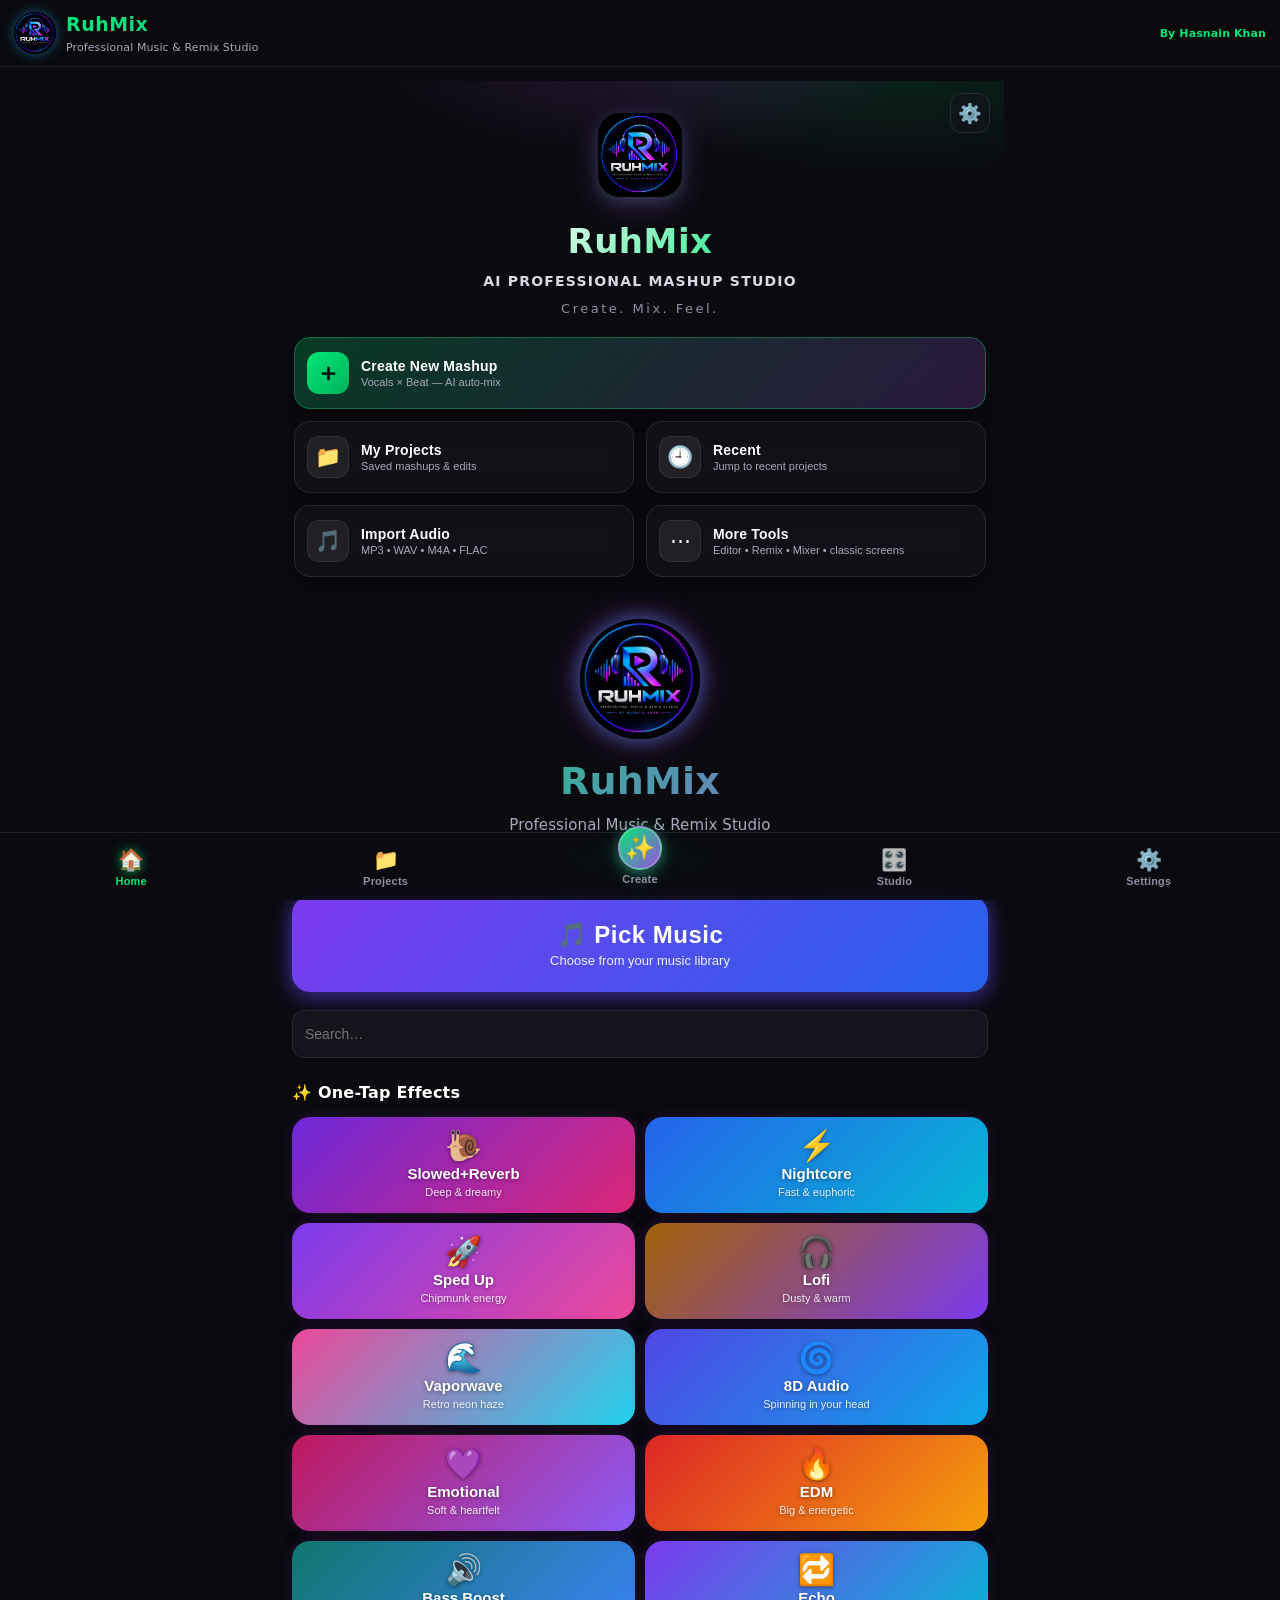
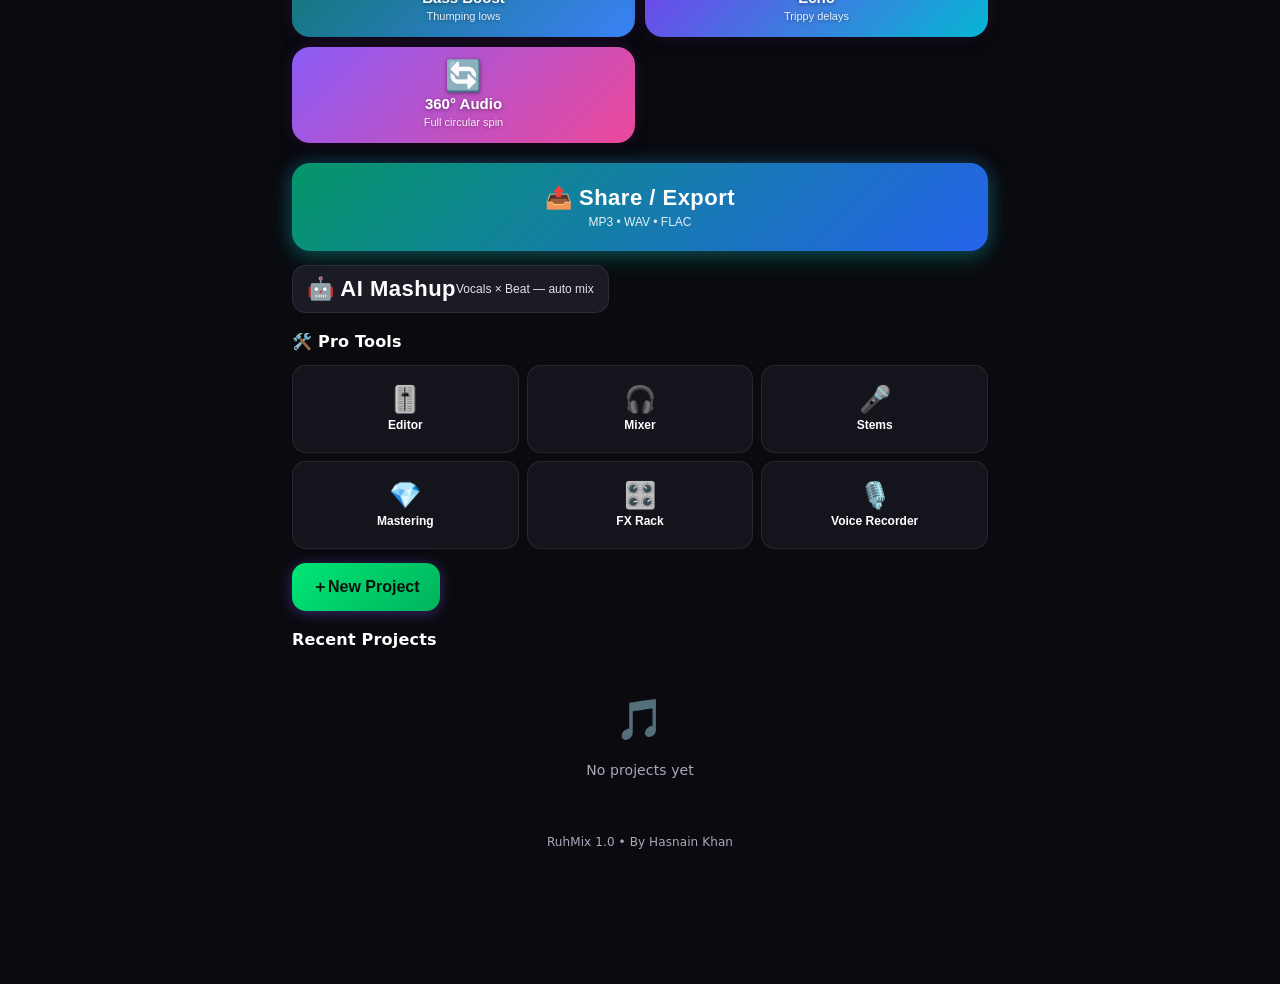
<file: www/index.html>
<!DOCTYPE html>
<html lang="en">
<head>
<meta charset="UTF-8">
<meta name="viewport" content="width=device-width, initial-scale=1.0, maximum-scale=1.0, user-scalable=no">
<title>RuhMix — Professional Music & Remix Studio</title>
<link rel="stylesheet" href="styles.css">
<link rel="stylesheet" href="css/v25-theme.css">
<style>
/* v23: dynamic song slots on the mashup screen */
.mashup-slot-row{display:flex;align-items:center;gap:8px;margin-bottom:10px}
.mashup-slot-mid{flex:1;min-width:0}
.mashup-slot-pick{margin-bottom:2px}
.mashup-slot-x{flex:0 0 auto}
</style>
</head>
<body>
<!-- ======================= header ======================= -->
<header id="topbar">
  <img src="logo.png" alt="RuhMix" id="app-logo">
  <div class="tb-titles">
    <div class="tb-name">RuhMix</div>
    <div class="tb-sub" data-i18n="tagline">Professional Music &amp; Remix Studio</div>
  </div>
  <div class="tb-by" data-i18n="by">By Hasnain Khan</div>
</header>

<!-- recovery banner -->
<div id="recovery-banner" style="display:none">
  <span id="recovery-text"></span>
  <div>
    <button class="btn small primary" id="recovery-yes">Recover</button>
    <button class="btn small ghost" id="recovery-no">Dismiss</button>
  </div>
</div>

<main id="screens">

<!-- ======================= 1. HOME ======================= -->
<section class="screen active" id="screen-home">
  <div class="hero">
    <img src="logo.png" alt="RuhMix" class="hero-logo">
    <h1>RuhMix</h1>
    <p class="muted" data-i18n="tagline">Professional Music &amp; Remix Studio</p>
    <p class="byline" data-i18n="by">By Hasnain Khan</p>
  </div>

  <!-- 1. Big Pick Music -->
  <button class="btn cdx-pick" id="cdx-pick"><span class="cdx-pick-title">🎵 Pick Music</span><span class="cdx-pick-sub">Choose from your music library</span></button>

  <!-- 2. Now-playing bar (hidden until a track is loaded) -->
  <div id="cdx-nowbar" class="cdx-nowbar" hidden>
    <canvas id="cdx-nowbar-wave"></canvas>
    <div class="cdx-nowbar-row">
      <button id="cdx-nowbar-play" class="cdx-nowbar-btn" aria-label="Play / Pause">▶</button>
      <div class="cdx-nowbar-meta">
        <div id="cdx-nowbar-name" class="cdx-nowbar-name">—</div>
        <div id="cdx-nowbar-time" class="cdx-nowbar-time mono">0:00 / 0:00</div>
      </div>
    </div>
  </div>

  <input id="home-search" class="textin" data-i18n-ph="search" placeholder="Search…" lang="en" autocapitalize="off" autocomplete="off" spellcheck="false">

  <!-- 3. One-tap effect cards -->
  <div class="sec-head">
    <h3>✨ One-Tap Effects</h3>
  </div>
  <div id="cdx-fxgrid" class="cdx-fxgrid"></div>

  <!-- 4. Big Share / Export -->
  <button class="btn cdx-share" id="cdx-share"><span class="cdx-share-title">📤 Share / Export</span><span class="cdx-share-sub">MP3 • WAV • FLAC</span></button>
  <button class="btn cdx-share" id="home-mashup"><span class="cdx-share-title">🤖 AI Mashup</span><span class="cdx-share-sub">Vocals × Beat — auto mix</span></button>

  <!-- 5. Pro Tools -->
  <div class="sec-head">
    <h3>🛠️ Pro Tools</h3>
  </div>
  <div id="cdx-protools" class="cdx-progrid"></div>

  <!-- kept: new project + recent projects -->
  <button class="btn primary big" id="home-new">＋ <span data-i18n="new_project">New Project</span></button>
  <h3 data-i18n="recent">Recent Projects</h3>
  <div id="home-recent"></div>
  <div class="foot-note">RuhMix 1.0 • <span data-i18n="by">By Hasnain Khan</span></div>
</section>

<!-- ======================= 2. IMPORT ======================= -->
<section class="screen" id="screen-import">
  <h2 data-i18n="import_title">Import Audio</h2>
  <div id="import-hint" class="hint" style="display:none"></div>
  <p class="muted">MP3 • WAV • M4A • FLAC — decoded with Web Audio</p>
  <div class="tabbar" id="import-tabs">
    <button class="tabbtn active" id="tab-music">🎵 Music</button>
    <button class="tabbtn" id="tab-files">📁 Files</button>
  </div>
  <div id="pane-music">
    <input type="search" id="music-search" class="textin" placeholder="Search title or artist" lang="en" autocapitalize="off" autocomplete="off" spellcheck="false">
    <div id="music-list"></div>
  </div>
  <div id="pane-files" hidden>
    <button class="btn primary big block" id="btn-pick">📁 <span data-i18n="pick_audio">Pick Audio</span></button>
    <input type="file" id="file-input" accept="audio/*" multiple hidden>
    <h3>Imported</h3>
    <div id="import-list"></div>
  </div>
</section>

<!-- ======================= 3. EDITOR ======================= -->
<section class="screen" id="screen-editor">
<div class="ux-head"><h2 data-i18n="editor_title">Audio Editor</h2><button class="btn small ux-export-btn" data-from="editor">📤 Export</button></div>
  <div id="ed-meta" class="muted"></div>
  <canvas id="ed-wave"></canvas>
  <div class="row">
    <label>Zoom <input type="range" id="ed-zoom" min="1" max="32" step="1" value="1"></label>
    <label>Scroll <input type="range" id="ed-scroll" min="0" max="100" value="0"></label>
  </div>
  <div class="row transport">
    <button class="btn primary" id="ed-play">▶ <span data-i18n="play">Play</span></button>
    <button class="btn" id="ed-stop">■ <span data-i18n="stop">Stop</span></button>
    <span id="ed-time" class="mono">0:00 / 0:00</span>
  </div>
  <div class="panel">
    <h4>Selection (in seconds)</h4>
    <div class="row">
      <label>Start <input type="number" id="ed-sel-a" class="numin" value="0" step="0.1" min="0"></label>
      <label>End <input type="number" id="ed-sel-b" class="numin" value="0" step="0.1" min="0"></label>
    </div>
    <div class="btn-row">
      <button class="btn small" id="ed-trim">Trim</button>
      <button class="btn small" id="ed-cut">Cut</button>
      <button class="btn small" id="ed-delete">Delete</button>
      <button class="btn small" id="ed-split">Split</button>
      <button class="btn small" id="ed-copy">Copy</button>
      <button class="btn small" id="ed-paste">Paste</button>
      <button class="btn small" id="ed-duplicate">Duplicate</button>
    </div>
    <div class="btn-row">
      <button class="btn small" id="ed-fadein">Fade In</button>
      <button class="btn small" id="ed-fadeout">Fade Out</button>
      <button class="btn small" id="ed-gain-up">Gain +</button>
      <button class="btn small" id="ed-gain-dn">Gain −</button>
      <button class="btn small" id="ed-reverse">Reverse</button>
    </div>
    <div class="btn-row">
      <button class="btn small" id="ed-undo">↩ Undo</button>
      <button class="btn small" id="ed-redo">↪ Redo</button>
    </div>
  </div>
  <div class="panel">
    <h4>Playback</h4>
    <div class="row"><label>Volume <input type="range" id="ed-vol" min="0" max="120" value="90"></label><span id="ed-vol-v">90%</span></div>
    <div class="row"><label>Pan <input type="range" id="ed-pan" min="-100" max="100" value="0"></label></div>
    <div class="row"><label>Speed <input type="range" id="ed-speed" min="50" max="200" value="100"></label><span id="ed-speed-v">1.00×</span></div>
    <div class="honest">Pitch changes with tempo (no independent pitch-shift in v1).</div>
    <button class="btn small tog" id="ed-loop">🔁 Loop</button>
    <button class="btn small" id="ed-loop-set" title="Set loop region from the current selection">Set region</button>
    <span id="ed-loop-region" class="mono" style="display:none"></span>
    <label class="mono" title="How many times the loop region repeats in the exported file">×<select id="ed-loop-times"><option value="1">1</option><option value="2" selected>2</option><option value="3">3</option><option value="4">4</option><option value="6">6</option><option value="8">8</option></select></label>
  </div>
  <div class="panel">
    <h4>Markers</h4>
    <button class="btn small" id="ed-marker-add">＋ Add Marker (current position)</button>
    <div id="ed-markers"></div>
  </div>
  <div class="panel">
    <h4>🥁 Beat Tools</h4>
    <div class="row"><span id="tap-bpm" class="big-num">— BPM</span></div>
    <div class="btn-row">
      <button class="btn primary" id="tap-btn">👆 TAP</button>
      <button class="btn ghost" id="tap-reset">Reset</button>
    </div>
    <div class="row"><label>BPM <input type="range" id="metro-bpm" min="40" max="220" value="120"></label><span id="metro-bpm-v">120</span></div>
    <div class="btn-row">
      <button class="btn" id="metro-start">Start Metronome</button>
    </div>
  </div>
</section>

<!-- ======================= 4. AUTO REMIX ======================= -->
<section class="screen" id="screen-remix">
<div class="ux-head"><h2 data-i18n="auto_remix">Auto Remix</h2><button class="btn small ux-export-btn" data-from="remix">📤 Export</button></div>
  <p class="muted">BPM is detected automatically • 11 style presets (DSP chain)</p>
  <div id="remix-stem-badge" class="panel" style="display:none"></div>
  <div class="card-grid" id="remix-grid"></div>
  <div id="remix-custom" class="panel" style="display:none">
    <h4>Custom</h4>
    <div class="row"><label>Tempo <input type="range" id="c-tempo" min="70" max="130" value="100"></label></div>
    <div class="row"><label>Reverb <input type="range" id="c-reverb" min="0" max="100" value="30"></label></div>
    <div class="row"><label>Echo <input type="range" id="c-echo" min="0" max="100" value="25"></label></div>
    <div class="row"><label>Bass <input type="range" id="c-bass" min="0" max="100" value="40"></label></div>
  </div>
  <div id="remix-desc" class="panel"></div>
  <div class="btn-row">
    <button class="btn primary" id="remix-generate">⚡ Generate</button>
    <button class="btn" id="remix-preview">▶ Preview</button>
    <button class="btn" id="remix-stem-preview" style="display:none">🎤 Stem Preview</button>
  </div>
  <div id="remix-status" class="status"></div>
</section>

<!-- ======================= 5. SLOWED+REVERB ======================= -->
<section class="screen" id="screen-slowed">
<div class="ux-head"><h2 data-i18n="slowed">Slowed+Reverb</h2><button class="btn small ux-export-btn" data-from="slowed">📤 Export</button></div>
  <p class="muted">Slowed + Reverb Studio</p>
  <div class="honest">Pitch changes with tempo (no independent pitch-shift in v1).</div>
  <div class="card-grid" id="slowed-presets"></div>
  <div class="panel">
    <div class="row"><label>Speed <input type="range" id="sl-speed" min="0.5" max="1" step="0.01" value="0.8"></label><span id="sl-speed-v">0.80×</span></div>
    <div class="row"><label>Room <select id="sl-room"><option value="studio">Studio</option><option value="room">Room</option><option value="hall">Hall</option><option value="church" selected>Church</option></select></label></div>
    <div class="row"><label>Reverb <input type="range" id="sl-wet" min="0" max="1" step="0.01" value="0.55"></label><span id="sl-wet-v">55%</span></div>
    <div class="row"><label>Echo <input type="range" id="sl-echo" min="0" max="1" step="0.01" value="0.25"></label><span id="sl-echo-v">25%</span></div>
    <div class="row"><label>Bass Boost <input type="range" id="sl-bass" min="-6" max="10" step="1" value="4"></label><span id="sl-bass-v">+4 dB</span></div>
    <div class="row"><label>Stereo Width <input type="range" id="sl-width" min="0" max="2" step="0.1" value="1.2"></label><span id="sl-width-v">1.2</span></div>
  </div>
  <button class="btn primary big block" id="sl-play">▶ Preview</button>
</section>

<!-- ======================= 5b. AUTO MASHUP ======================= -->
<section class="screen" id="screen-mashup">
  <h2>🤖 Auto Mashup</h2>
  <p class="muted">Smart BPM + key matching</p>
  <p id="mashup-engine-tag" class="mashup-tag"></p>

  <!-- v23: dynamic song slots — 2 to 8 songs -->
  <div id="mashup-slots"></div>
  <div class="row" style="align-items:center;gap:10px">
    <button class="btn" id="mashup-add">＋ Add Song</button>
    <span id="mashup-count" class="muted small">Songs: 0/8</span>
  </div>

  <!-- 1-song mode: built-in original beats (default) -->
  <div class="panel" id="mashup-beatsrc-panel">
    <div class="row"><strong>🎹 Beat source</strong></div>
    <div class="seg" id="mashup-beatsrc-seg" role="group" aria-label="Beat source">
      <button class="btn tog on" id="mashup-src-builtin" data-src="builtin">🎹 Built-in Beats <span class="small">Copyright-Free</span> <span class="beta">Recommended</span></button>
    </div>
  </div>

  <!-- Built-in beats: 8 original styles, synthesized in-app (1-song mode) -->
  <div id="mashup-beats-wrap">
    <p class="muted small">🎹 Original Beats — synthesized in RuhMix, 100% copyright-free</p>
    <div class="card-grid" id="mashup-beat-grid"></div>
  </div>

  <!-- 2-song mode: style cards (Classic vs Vocal Swap) -->
  <div id="mashup-style-wrap" hidden>
    <p class="muted small">🎚️ Choose a mashup style</p>
    <div class="card-grid" id="mashup-style-grid">
      <div class="beat-card sel" data-mode2="classic" id="mashup-style-classic">
        <div class="bc-main">
          <div class="bc-name">🎤 Classic</div>
          <div class="bc-meta">Song 1 vocals × Song 2 beat</div>
        </div>
      </div>
      <div class="beat-card" data-mode2="swap" id="mashup-style-swap">
        <div class="bc-main">
          <div class="bc-name">🔄 Vocal Swap</div>
          <div class="bc-meta">Vocals alternate between both songs</div>
        </div>
      </div>
    </div>
  </div>

  <!-- 3–8 song Mega mode: built-in beat auto-matched -->
  <div id="mashup-mega-note" class="panel" hidden>
    <div class="row"><strong>🎹 Built-in copyright-free beat (auto-matched)</strong></div>
    <p class="muted small" style="margin:4px 0 0">Up to 8 songs — vocals rotate over one consistent original beat.</p>
  </div>

  <p class="muted small" id="mashup-honest">Built-in original beat (copyright-free, synthesized in-app) • vocals auto-matched. No fake AI claims.</p>
  <p class="muted small" id="mashup-min2-hint" hidden>Add at least 2 songs for Classic, Vocal Swap and Mega mashups.</p>
  <button class="btn primary big block" id="mashup-make">✨ Create Auto Mashup</button>
  <button class="btn big block" id="mashup-cancel" hidden>✕ Cancel</button>
  <div id="mashup-progress" hidden>
    <ol id="mashup-steps" class="msteps">
      <li id="mstep-vocals"><span class="mstep-dot"></span><span class="mstep-label">🎤 Extracting vocals…</span></li>
      <li id="mstep-beat"><span class="mstep-dot"></span><span class="mstep-label">🎹 Creating copyright-free beat…</span></li>
      <li id="mstep-mix"><span class="mstep-dot"></span><span class="mstep-label">🎚️ Mixing…</span></li>
    </ol>
    <div id="mashup-prog-label"></div><div class="prog"><div id="mashup-prog-bar"></div></div>
  </div>
  <div id="mashup-result" hidden>
    <div id="mashup-meta" class="muted"></div>
    <button class="btn big" id="mashup-play">▶ Preview</button>
    <button class="btn primary big" id="mashup-export">📤 Export / Share</button>
  </div>
</section>

<!-- ======================= 6. STEMS ======================= -->
<section class="screen" id="screen-stems">
<div class="ux-head"><h2 data-i18n="stems">Stem Separator</h2><button class="btn small ux-export-btn" data-from="stems">📤 Export</button></div>
  <!-- AI (neural, server) — the ONLY flow allowed to say "AI" -->
  <div class="engine-card ai-card">
    <div class="ec-name">🧠 AI Stem Separation <span class="beta">AI • SERVER</span></div>
    <div class="ec-desc">Choose a backend: ✂️ DSP Beta (instant, no server) • 🤗 Hugging Face (FREE AI, 2 stems: Vocal + Instrumental) • 🤗 HF 4/6-Stem (your own Space: 4 or 6 stems) • ☁️ Modal (card required, 4 stems).</div>
    <button class="btn primary block" id="btn-ai-stem">Separate with AI</button>
  </div>
  <!-- DSP engines: Beta (DSP) — neural AI nahi -->
  <h3>DSP Engines <span class="beta">Beta (DSP) — not neural AI</span></h3>
  <p class="muted">DSP-based separation • <span class="beta">BETA — experimental</span></p>
  <div class="honest">There is no neural network model here — only classical DSP techniques. Results may contain bleed.</div>
  <div id="stems-grid"></div>
  <div id="stems-status" class="status"></div>
  <div id="stems-results"></div>
</section>

<!-- ======================= 6b. AI STEMS (DSP Beta • HF 2-stem • HF 4/6-Stem • Modal) ======================= -->
<section class="screen" id="screen-aistem">
  <h2>🧠 AI Stem Separation</h2>
  <p class="muted">✂️ DSP Beta • 🤗 Hugging Face (2 stems, FREE) • 🤗 HF 4/6-Stem (your Space) • ☁️ Modal</p>
  <div id="aistem-backend" style="margin-bottom:10px"></div>
  <div id="aistem-setup" style="display:none"></div>
  <div id="aistem-main" style="display:none"></div>
  <div id="aistem-dsp" style="margin-top:14px"></div>
</section>

<!-- ======================= 7. MIXER ======================= -->
<section class="screen" id="screen-mixer">
<div class="ux-head"><h2 data-i18n="nav_mixer">Mixer</h2><button class="btn small ux-export-btn" data-from="mixer">📤 Export</button></div>
  <p class="muted">6 tracks • Volume / Pan / Mute / Solo</p>
  <div class="btn-row">
    <button class="btn primary" id="mx-play-all">▶ Play All</button>
    <button class="btn" id="mx-stop-all">■ Stop</button>
    <button class="btn" id="mx-export-mix">🎚️ Export Mix</button>
  </div>
  <div id="mixer-tracks"></div>
</section>

<!-- ======================= 8. FX RACK ======================= -->
<section class="screen" id="screen-fx">
  <h2 data-i18n="equalizer">Equalizer</h2>
  <p class="muted">FX Rack — every change with live preview</p>
  <div class="panel">
    <h4>3-Band EQ <select id="fx-eqpreset"><option value="">Preset…</option></select></h4>
    <div class="row"><label>Bass <input type="range" id="fx-bass" min="-15" max="15" value="0"></label><span id="fx-bass-v">0 dB</span></div>
    <div class="row"><label>Mid <input type="range" id="fx-mid" min="-15" max="15" value="0"></label><span id="fx-mid-v">0 dB</span></div>
    <div class="row"><label>Treble <input type="range" id="fx-treble" min="-15" max="15" value="0"></label><span id="fx-treble-v">0 dB</span></div>
  </div>
  <div class="panel">
    <h4>10-Band EQ</h4>
    <div id="fx-eq10" class="eq10"></div>
  </div>
  <div class="panel">
    <h4>Filter & Drive</h4>
    <div class="row"><label>Lowpass <input type="range" id="fx-filter" min="100" max="19000" value="19000"></label><span id="fx-filter-v">19.0 kHz</span></div>
    <div class="row"><label>Drive <input type="range" id="fx-drive" min="0" max="100" value="0"></label><span id="fx-drive-v">0%</span></div>
  </div>
  <div class="panel">
    <h4>Chorus <label class="sw"><input type="checkbox" id="fx-chorus-on"><span>On</span></label></h4>
    <div class="row"><label>Rate <input type="range" id="fx-chorus-rate" min="1" max="80" value="12"></label></div>
    <div class="row"><label>Depth <input type="range" id="fx-chorus-depth" min="0" max="1200" value="400"></label></div>
  </div>
  <div class="panel">
    <h4>Echo / Delay <label class="sw"><input type="checkbox" id="fx-echo-on"><span>On</span></label></h4>
    <div class="row"><label>Time <input type="range" id="fx-echo-time" min="20" max="1800" value="375"></label><span id="fx-echo-time-v">375 ms</span></div>
    <div class="row"><label>Feedback <input type="range" id="fx-echo-fb" min="0" max="85" value="35"></label><span id="fx-echo-fb-v">35%</span></div>
    <div class="row"><label>Wet <input type="range" id="fx-echo-wet" min="0" max="80" value="35"></label><span id="fx-echo-wet-v">35%</span></div>
  </div>
  <div class="panel">
    <h4>Reverb <label class="sw"><input type="checkbox" id="fx-reverb-on"><span>On</span></label></h4>
    <div class="row"><label>Room <select id="fx-reverb-room"><option value="studio">Studio</option><option value="room">Room</option><option value="hall" selected>Hall</option><option value="church">Church</option></select></label></div>
    <div class="row"><label>Wet <input type="range" id="fx-reverb-wet" min="0" max="100" value="40"></label><span id="fx-reverb-wet-v">40%</span></div>
  </div>
  <div class="panel" data-effect="8d">
    <h4>🌀 8D Audio <label class="sw"><input type="checkbox" id="fx-8d-on" data-param="on"><span>On</span></label></h4>
    <p class="muted small">Auto-pan + reverb — rotating spatial effect</p>
    <div class="row"><label>Speed <input type="range" id="fx-8d-speed" data-param="speed" min="1" max="100" value="25"></label><span id="fx-8d-speed-v">25%</span></div>
    <div class="row"><label>Depth <input type="range" id="fx-8d-depth" data-param="depth" min="0" max="100" value="70"></label><span id="fx-8d-depth-v">70%</span></div>
    <div class="hint">🎧 Best with headphones</div>
  </div>
  <div class="panel" data-effect="3d">
    <h4>🎭 3D Audio <label class="sw"><input type="checkbox" id="fx-3d-on" data-param="on"><span>On</span></label></h4>
    <p class="muted small">Auto-pan + reverb — wide spatial effect</p>
    <div class="row"><label>Speed <input type="range" id="fx-3d-speed" data-param="speed" min="1" max="100" value="35"></label><span id="fx-3d-speed-v">35%</span></div>
    <div class="row"><label>Depth <input type="range" id="fx-3d-depth" data-param="depth" min="0" max="100" value="60"></label><span id="fx-3d-depth-v">60%</span></div>
    <div class="hint">🎧 Best with headphones</div>
  </div>
  <div class="panel" data-effect="16d">
    <h4>🌪️ 16D Audio <label class="sw"><input type="checkbox" id="fx-16d-on" data-param="on"><span>On</span></label></h4>
    <p class="muted small">Auto-pan + reverb — fast rotating spatial effect</p>
    <div class="row"><label>Speed <input type="range" id="fx-16d-speed" data-param="speed" min="1" max="100" value="45"></label><span id="fx-16d-speed-v">45%</span></div>
    <div class="row"><label>Depth <input type="range" id="fx-16d-depth" data-param="depth" min="0" max="100" value="80"></label><span id="fx-16d-depth-v">80%</span></div>
    <div class="hint">🎧 Best with headphones</div>
  </div>
  <div class="panel" data-effect="360">
    <h4>🔄 360° Audio <label class="sw"><input type="checkbox" id="fx-360-on" data-param="on"><span>On</span></label></h4>
    <p class="muted small">360° spatial rotation (HRTF) — full circular spin</p>
    <div class="row"><label>Speed <input type="range" id="fx-360-speed" data-param="speed" min="1" max="100" value="25"></label><span id="fx-360-speed-v">25%</span></div>
    <div class="row"><label>Depth <input type="range" id="fx-360-depth" data-param="depth" min="0" max="100" value="100"></label><span id="fx-360-depth-v">100%</span></div>
    <div class="hint">🎧 Best with headphones</div>
  </div>
  <div class="panel">
    <h4>Compressor <label class="sw"><input type="checkbox" id="fx-comp-on" checked><span>On</span></label></h4>
    <div class="row"><label>Threshold <input type="range" id="fx-comp-thr" min="-40" max="0" value="-18"></label><span id="fx-comp-thr-v">-18 dB</span></div>
    <div class="row"><label>Ratio <input type="range" id="fx-comp-ratio" min="10" max="200" value="40"></label><span id="fx-comp-ratio-v">4:1</span></div>
  </div>
  <div class="panel">
    <h4>Output</h4>
    <div class="row"><label>Gain <input type="range" id="fx-out" min="0" max="150" value="100"></label><span id="fx-out-v">100%</span></div>
  </div>
  <div class="btn-row">
    <button class="btn primary" id="fx-preview">▶ Preview</button>
    <button class="btn" id="fx-save">💾 Save Preset</button>
    <button class="btn ghost" id="fx-reset">Reset</button>
  </div>
  <div id="fx-saved" class="chip-row"></div>
</section>

<!-- ======================= 9. MASTERING ======================= -->
<section class="screen" id="screen-master">
<div class="ux-head"><h2 data-i18n="mastering">Mastering</h2><button class="btn small ux-export-btn" data-from="master">📤 Export</button></div>
  <p class="muted">EQ → Compressor → Limiter → Normalizer</p>
  <div class="panel">
    <div class="row"><label>Preset <select id="mst-preset"></select></label></div>
    <div class="row"><label>Bass <input type="range" id="mst-eqb" min="-12" max="12" value="0"></label><span id="mst-eqb-v">0 dB</span></div>
    <div class="row"><label>Mid <input type="range" id="mst-eqm" min="-12" max="12" value="0"></label><span id="mst-eqm-v">0 dB</span></div>
    <div class="row"><label>Treble <input type="range" id="mst-eqt" min="-12" max="12" value="1"></label><span id="mst-eqt-v">+1 dB</span></div>
    <div class="row"><label>Threshold <input type="range" id="mst-thr" min="-30" max="0" value="-14"></label><span id="mst-thr-v">-14 dB</span></div>
    <div class="row"><label>Ratio <input type="range" id="mst-ratio" min="10" max="100" value="25"></label><span id="mst-ratio-v">2.5:1</span></div>
  </div>
  <div class="btn-row">
    <label class="radio-row"><input type="checkbox" id="mst-apply-export"><span>🎛️ Apply mastering to exports</span></label>
  </div>
  <div class="btn-row">
    <button class="btn" id="mst-ab">Hearing: AFTER (mastered)</button>
  </div>
  <div class="btn-row">
    <button class="btn primary" id="mst-play">▶ Preview</button>
    <button class="btn" id="mst-normalize">📊 Loudness Normalize</button>
  </div>
  <div id="mst-status" class="status"></div>
</section>

<!-- ======================= 10. RECORDER ======================= -->
<section class="screen" id="screen-record">
<div class="ux-head"><h2 data-i18n="recorder">Voice Recorder</h2><button class="btn small ux-export-btn" data-from="record">📤 Export</button></div>
  <p class="muted">Recordings are saved in the device's native format</p>
  <div class="panel center">
    <div id="rec-status" class="status">Ready</div>
    <button class="btn primary big" id="rec-btn">● Start Recording</button>
    <p class="muted small">After you stop recording, it will be added to this project.</p>
  </div>
</section>

<!-- ======================= 11. EXPORT ======================= -->
<section class="screen" id="screen-export">
  <h2 data-i18n="export_title">Export</h2>
  <div class="panel">
    <h4>Source</h4>
    <div id="exp-sources"></div>
  </div>
  <div class="panel">
    <h4>Format</h4>
    <label class="radio-row"><input type="radio" name="expfmt" id="exp-format-mp3" value="mp3" checked><span>MP3</span></label>
    <label class="radio-row"><input type="radio" name="expfmt" id="exp-format-wav" value="wav"><span>WAV</span></label>
    <label class="radio-row"><input type="radio" name="expfmt" id="exp-format-flac" value="flac"><span>FLAC</span></label>
    <div class="row" id="exp-bitrate-row"><label>Bitrate <select id="exp-bitrate"><option>128</option><option selected>192</option><option>256</option><option>320</option></select> kbps</label></div>
    <div class="row"><label>Sample Rate <select id="exp-sr"><option selected>44100</option><option>48000</option></select> Hz</label></div>
    <label class="radio-row"><input type="checkbox" id="exp-normalize" checked><span>Loudness normalize (peak −0.5 dB)</span></label>
    <div id="exp-note" class="muted small"></div>
    <div id="exp-mastering-flag" class="muted small" style="display:none"></div>
    <div class="honest">M4A/AAC: offline encoding is not possible in the browser (native code required) — so M4A is not listed.</div>
  </div>
  <div class="panel" id="exp-copyright">
    <h4>⚖️ Copyright Notice</h4>
    <p class="muted small">Only use audio that you own, have permission to use, or are otherwise legally authorized to process and publish.</p>
    <p class="muted small"><b>Creating a mashup does NOT give you copyright ownership.</b></p>
    <label class="radio-row"><input type="checkbox" id="exp-copyright-ack"><span>I understand — I will only export and share audio I am legally authorized to use.</span></label>
  </div>
  <div class="progress"><div class="pbar" id="exp-pbar"></div></div>
  <div id="exp-status" class="status"></div>
  <div class="btn-row">
    <button class="btn primary big" id="exp-start">📤 Export</button>
    <button class="btn ghost" id="exp-cancel">Cancel</button>
  </div>
  <button class="btn block" id="exp-share" style="display:none">🔗 Share</button>
</section>

<!-- ======================= 12. PROJECTS ======================= -->
<section class="screen" id="screen-projects">
  <h2>Projects</h2>
  <button class="btn primary block" id="proj-new">＋ New Project</button>
  <input id="proj-search" class="textin" placeholder="🔍 Search projects…" style="margin-top:8px" lang="en" autocapitalize="off" autocomplete="off" spellcheck="false">
  <div id="projects-list"></div>
</section>

<!-- ======================= 13. SETTINGS ======================= -->
<section class="screen" id="screen-settings">
  <h2 data-i18n="settings_title">Settings</h2>
  <div class="panel">
    <h4>Appearance</h4>
    <div class="row"><label>Theme <select id="set-theme"><option value="dark">Dark</option><option value="light">Light</option></select></label></div>
    <div class="row"><label>Language <select id="set-lang"><option value="en">English</option></select></label></div>
  </div>
  <div class="panel">
    <h4>Export Defaults</h4>
    <div class="row"><label>Format <select id="set-def-format"><option value="mp3">MP3</option><option value="wav">WAV</option><option value="flac">FLAC</option></select></label></div>
    <div class="row"><label>Bitrate <select id="set-def-bitrate"><option>128</option><option>192</option><option>256</option><option>320</option></select> kbps</label></div>
    <div class="row"><label>Sample Rate <select id="set-def-sr"><option>44100</option><option>48000</option></select> Hz</label></div>
  </div>
  <div class="panel">
    <h4>Storage</h4>
    <div id="storage-info" class="muted small"></div>
    <button class="btn ghost" id="set-clear-cache">🧹 Clear Cache</button>
  </div>
  <div class="panel">
    <h4>🔒 Privacy</h4>
    <div class="muted small">
      <p>• <b>Your audio stays on your device.</b> Editing, FX, mixing — everything happens on-device, nothing is uploaded.</p>
      <p>• <b>The cloud is only used for AI Stem Separation</b> — and only with your explicit consent. No audio is sent to the cloud without consent. The Modal option runs after watching an ad; the Hugging Face option is completely free (no ads).</p>
      <p>• <b>Instant auto-delete:</b> audio sent for AI stems is removed from the server as soon as processing finishes — no copy is saved.</p>
      <p>• <b>Ads:</b> one rewarded video ad before Modal AI Stem Separation (this pays for the server), and one interstitial ad after every 2nd export (max 1 per 5 min). Your data never leaves the device because of ads.</p>
      <p>• No account, no tracking — your files are yours.</p>
    </div>
    <button class="btn ghost block" id="set-privacy-clear">🧹 Clear Temporary Files</button>
    <div class="muted small">Removes stem results, stem-mix preview, peaks cache and temporary data. Saved projects stay safe.</div>
  </div>
  <div class="panel">
    <h4>Updates</h4>
    <button class="btn primary" id="set-check-update">🔄 Check for Updates</button>
    <div id="update-status" class="status"></div>
  </div>
  <div class="panel">
    <h4>🤖 AI Server <span class="beta">AI</span></h4>
    <p class="muted small">Choose the backend for AI Stem Separation. DSP Beta needs no settings.</p>
    <div id="ai-backend-picker" class="btn-row" style="margin-bottom:8px"></div>
    <div id="ai-hf-fields" style="display:none">
      <p class="muted small">🤗 <b>Hugging Face — FREE AI</b> (daily limit ~6-10 songs, no ads). Paste your duplicated Space URL here.</p>
      <div class="row"><label>Space URL <input type="text" id="ai-hf-url" class="textin" placeholder="https://username-music-separation.hf.space" inputmode="url" autocomplete="off" lang="en" autocapitalize="off" spellcheck="false"></label></div>
      <p class="muted small">💡 Hint: the URL of your duplicated Space (e.g. https://username-music-separation.hf.space).</p>
      <div class="row"><label>API Name <input type="text" id="ai-hf-api" class="textin" placeholder="inference" autocomplete="off" lang="en" autocapitalize="off" spellcheck="false"></label></div>
      <p class="muted small">💡 Find the name via "View API" on the Space page (default: inference).</p>
    </div>
    <div id="ai-hf46-fields" style="display:none">
      <p class="muted small">🤗 <b>HF 4/6-Stem — your own Space</b> (FREE AI, no ads). No reliable public 4/6-stem Space exists, so paste <b>your own</b> duplicated/deployed Demucs Space URL here.</p>
      <div class="row"><label>Space URL <input type="text" id="ai-hf46-url" class="textin" placeholder="https://username-demucs-6s.hf.space" inputmode="url" autocomplete="off" lang="en" autocapitalize="off" spellcheck="false"></label></div>
      <div class="row"><label>API Name <input type="text" id="ai-hf46-api" class="textin" placeholder="inference" autocomplete="off" lang="en" autocapitalize="off" spellcheck="false"></label></div>
      <p class="muted small">💡 Find the name via "View API" on the Space page (default: inference).</p>
      <div class="row"><label>Model (stems to expect)
        <select id="ai-hf46-model" class="textin" lang="en">
          <option value="htdemucs">htdemucs — 4 stems (Vocals, Drums, Bass, Other)</option>
          <option value="htdemucs_6s">htdemucs_6s — 6 stems (+ Piano, Guitar)</option>
        </select></label></div>
      <div class="honest">🐢 <b>6-Stem is slower</b> and uses more of your free GPU quota (daily limit ~6-10 songs). 🏁 <b>6 is the maximum</b> for standard open models — the 6-stem model is experimental, expect more bleed on guitar/piano.</div>
    </div>
    <div id="ai-modal-fields" style="display:none">
      <p class="muted small">☁️ <b>Modal — requires a card</b> (future). Paste the URL you get after deploying Modal here. The key stays on this device only — it is never uploaded.</p>
      <div class="row"><label>Modal Endpoint URL <input type="text" id="ai-url" class="textin" placeholder="https://xxx--ruhmix-stems-web.modal.run" inputmode="url" autocomplete="off" lang="en" autocapitalize="off" spellcheck="false"></label></div>
      <div class="row"><label>API Key <input type="password" id="ai-key" class="textin" placeholder="••••••••" autocomplete="off" lang="en" autocapitalize="off" spellcheck="false"></label></div>
    </div>
    <div class="row"><span id="ai-dot" class="status-dot"></span><span id="ai-status-text" class="muted small">Not set</span></div>
    <div class="btn-row">
      <button class="btn primary" id="ai-test">🔌 Test Connection</button>
      <button class="btn ghost" id="ai-save">💾 Save</button>
    </div>
    <div id="ai-test-result" class="status"></div>
  </div>
  <div class="panel about">
    <img src="logo.png" alt="RuhMix" class="about-logo">
    <div class="about-name">RuhMix 1.0</div>
    <div class="about-tag">Professional Music &amp; Remix Studio</div>
    <div class="about-by" data-i18n="by">By Hasnain Khan</div>
    <div class="divider"></div>
    <div class="about-row"><span class="k">Version</span><span class="v mono">1.0</span></div>
    <div class="about-row"><span class="k">Package</span><span class="v mono">com.ruhmix.app</span></div>
    <div class="about-row"><span class="k">Audio engine</span><span class="v">On-device Web Audio</span></div>
    <div class="about-row"><span class="k">Privacy</span><span class="v">Your files stay on your device</span></div>
  </div>
</section>

<!-- ======================= 14. MORE ======================= -->
<section class="screen" id="screen-more">
  <h2 data-i18n="nav_more">More</h2>
  <div class="card-grid" id="more-grid"></div>
  <button class="btn block" id="more-update">🔄 Check for Updates</button>
  <div class="foot-note">RuhMix 1.0 • <span data-i18n="by">By Hasnain Khan</span></div>
</section>

</main>

<!-- ======================= bottom nav ======================= -->
<nav id="bottomnav">
  <button class="navbtn active" data-screen="home">🏠<span data-i18n="nav_home">Home</span></button>
  <button class="navbtn" data-screen="editor">🎚️<span data-i18n="nav_editor">Editor</span></button>
  <button class="navbtn" data-screen="remix">✨<span data-i18n="nav_remix">Remix</span></button>
  <button class="navbtn" data-screen="mixer">🎛️<span data-i18n="nav_mixer">Mixer</span></button>
  <button class="navbtn" data-screen="more">⋯<span data-i18n="nav_more">More</span></button>
</nav>

<!-- dialog + toast -->
<div id="dlg"><div class="dlg-card">
  <button id="dlg-x" aria-label="Close">✕</button>
  <h3 id="dlg-title"></h3>
  <div id="dlg-body"></div>
  <div class="dlg-actions"><button class="btn primary" id="dlg-ok">OK</button><button class="btn ghost" id="dlg-cancel">Cancel</button></div>
</div></div>
<div id="toast"></div>

<script src="js/vendor/lame.min.js"></script>
<script src="js/audio-engine.js"></script>
<script src="js/fx.js"></script>
<script src="js/waveform.js"></script>
<script src="js/stems.js"></script>
<script src="js/ads.js"></script>
<script src="js/hf-stems.js"></script>
<script src="js/stem-deck.js"></script>
<script src="js/hf46-stems.js"></script>
<script src="js/ai-stems.js"></script>
<script src="js/remix.js"></script>
<script src="js/export.js"></script>
<script src="js/projects.js"></script>
<script src="js/import-hardening.js"></script>
<script src="js/beats.js"></script>
<script src="js/beats-preview.js"></script>
<script src="js/mashup-dsp.js"></script>
<script src="js/mashup.js"></script>
<script src="js/mashup-swap.js"></script>
<script src="js/v27-sections.js"></script>
<script src="js/mashup-mega.js"></script>
<script src="js/mashup-arrange.js"></script>
<script src="js/mashup-stems.js"></script>
<script src="js/mashup-export.js"></script>
<script src="js/mashup-screen.js"></script>
<script src="js/app.js"></script>
<script src="js/ux-flow.js"></script>
<script src="js/cdx.js"></script>
<script src="js/v25-arrange.js"></script>
<script src="js/v25-mixmaster.js"></script>
<script src="js/v25-qc.js"></script>
<script src="js/v25-projects.js"></script>
<script src="js/v25-create.js"></script>
<script src="js/v25-studio.js"></script>
<script src="js/v26-studio-fx.js"></script>
<script src="js/v26-vocal.js"></script>
<script src="js/v25-export-ui.js"></script>
<script src="js/v25-shell.js"></script>
<script src="js/v26-mixdown.js"></script>
<script src="js/v27-cleanup.js"></script>
<script src="js/v27-downbeat.js"></script>
<script src="js/v27-loop.js"></script>
</body>
</html>
</file>
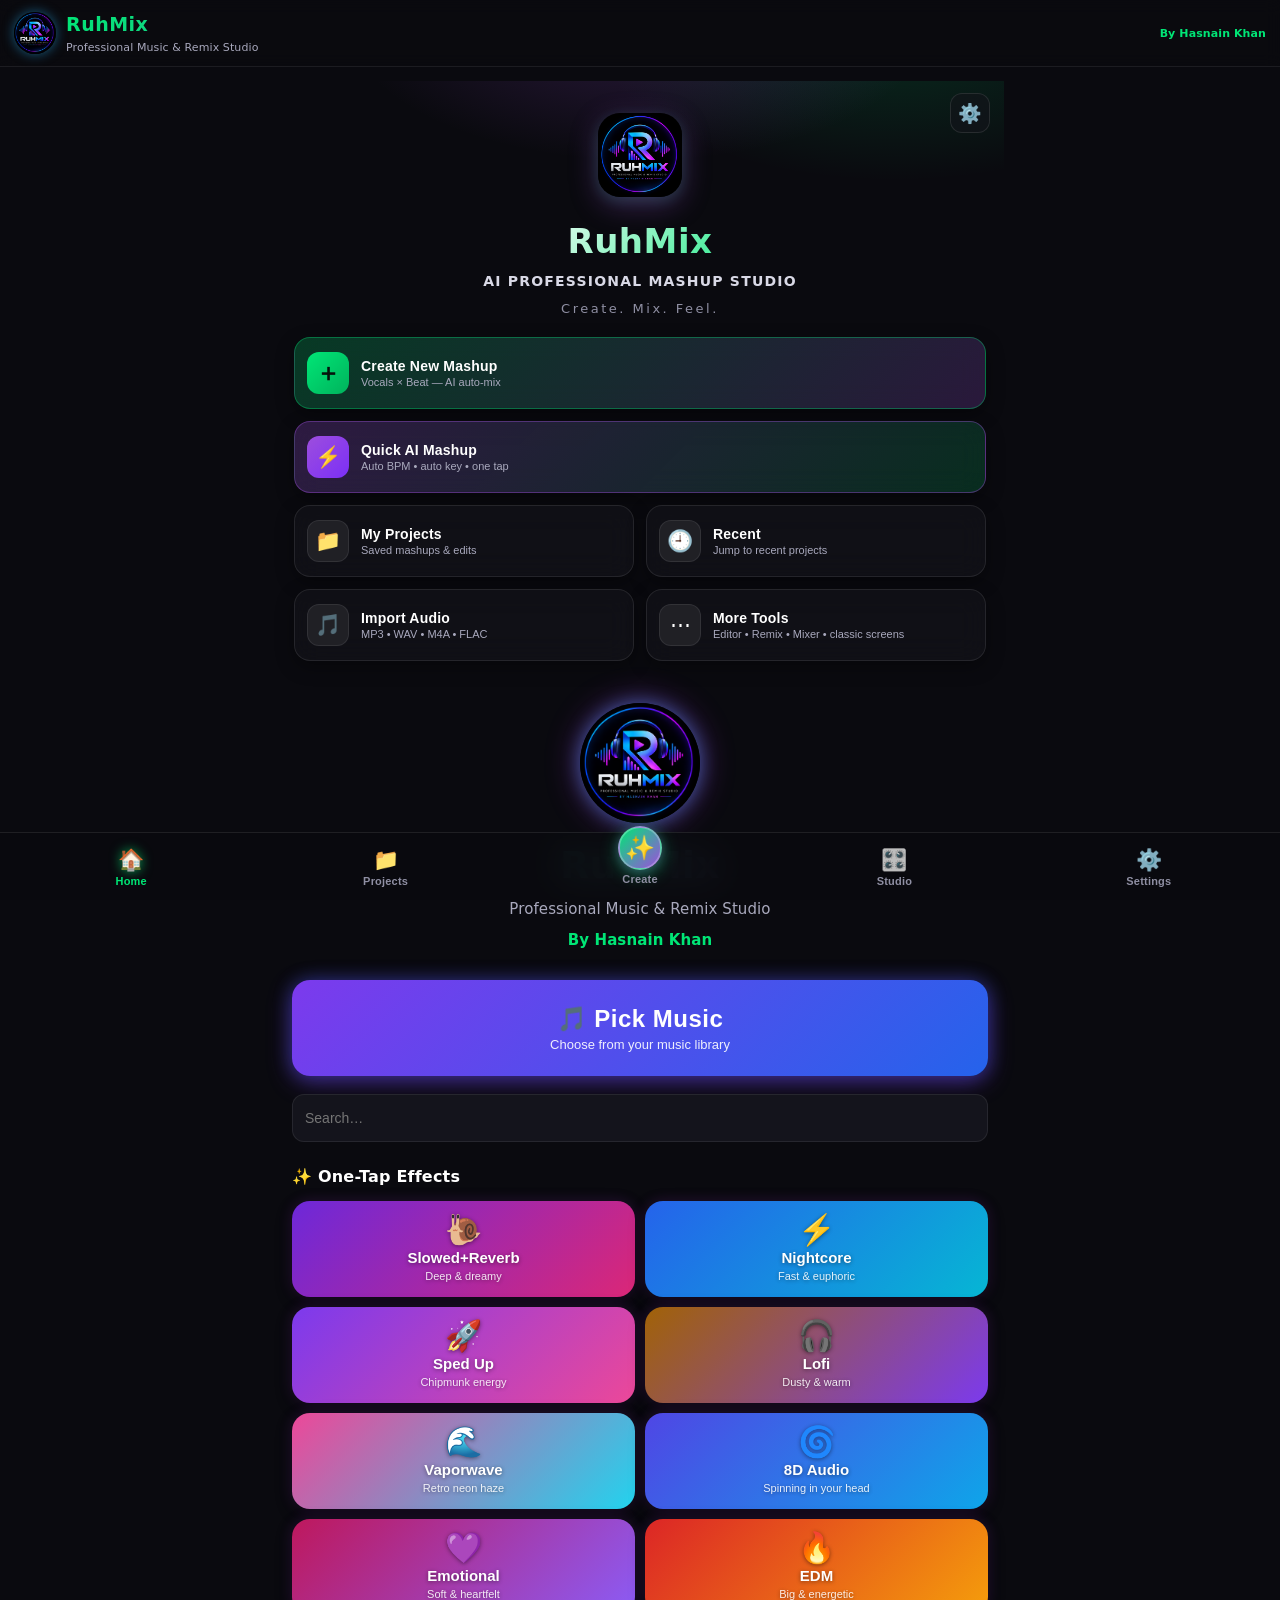
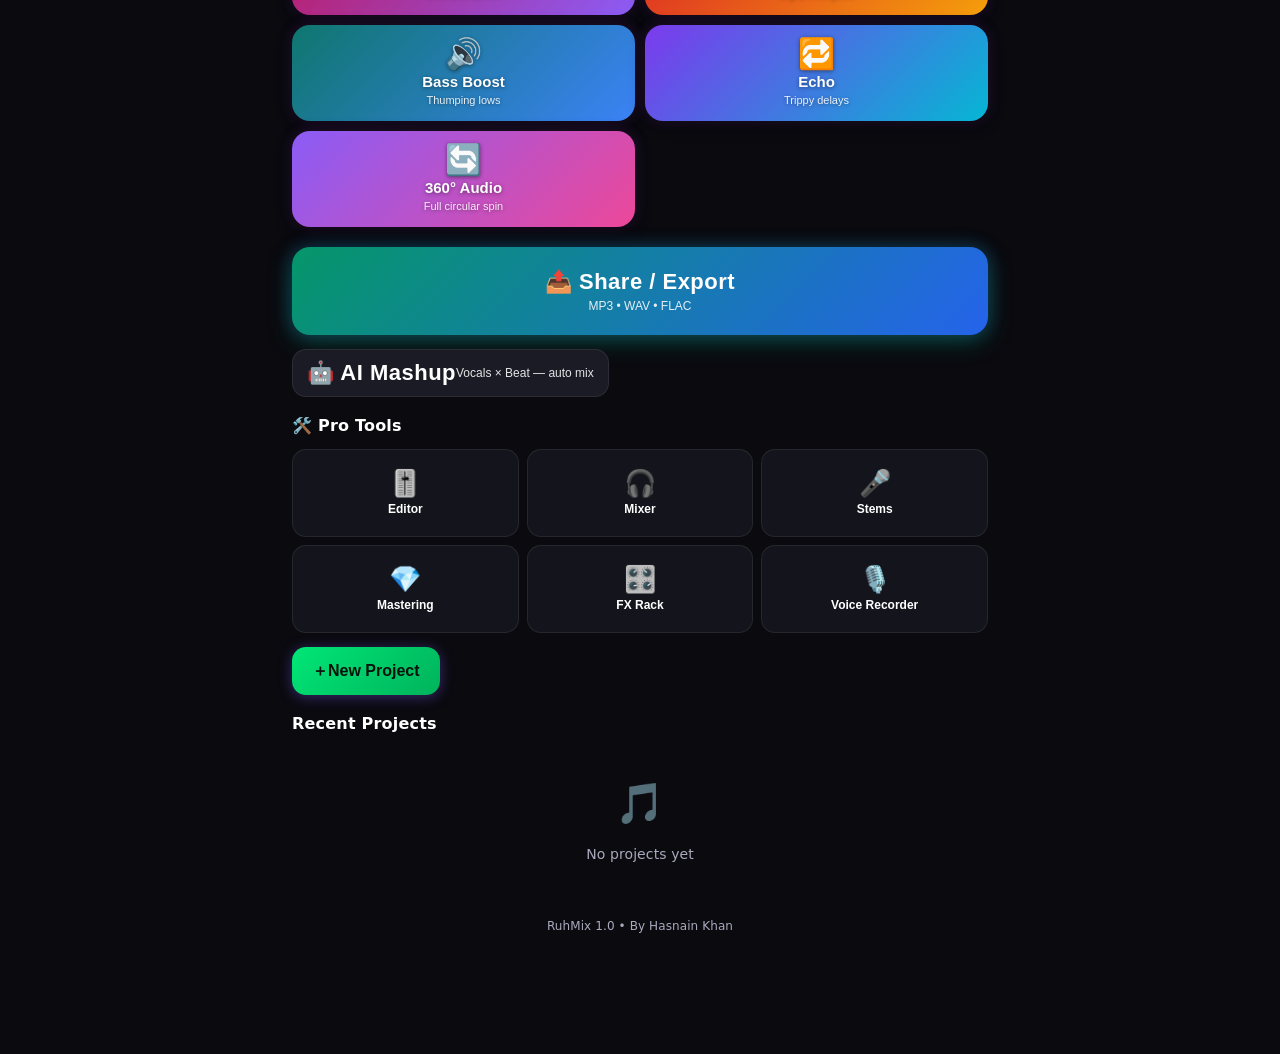
<file: android/app/src/main/assets/index.html>
<!DOCTYPE html>
<html lang="en">
<head>
<meta charset="UTF-8">
<meta name="viewport" content="width=device-width, initial-scale=1.0, maximum-scale=1.0, user-scalable=no">
<title>RuhMix — Professional Music & Remix Studio</title>
<link rel="stylesheet" href="styles.css">
<link rel="stylesheet" href="css/v25-theme.css">
<style>
/* v23: dynamic song slots on the mashup screen */
.mashup-slot-row{display:flex;align-items:center;gap:8px;margin-bottom:10px}
.mashup-slot-mid{flex:1;min-width:0}
.mashup-slot-pick{margin-bottom:2px}
.mashup-slot-x{flex:0 0 auto}
</style>
</head>
<body>
<!-- ======================= header ======================= -->
<header id="topbar">
  <img src="logo.png" alt="RuhMix" id="app-logo">
  <div class="tb-titles">
    <div class="tb-name">RuhMix</div>
    <div class="tb-sub" data-i18n="tagline">Professional Music &amp; Remix Studio</div>
  </div>
  <div class="tb-by" data-i18n="by">By Hasnain Khan</div>
</header>

<!-- recovery banner -->
<div id="recovery-banner" style="display:none">
  <span id="recovery-text"></span>
  <div>
    <button class="btn small primary" id="recovery-yes">Recover</button>
    <button class="btn small ghost" id="recovery-no">Dismiss</button>
  </div>
</div>

<main id="screens">

<!-- ======================= 1. HOME ======================= -->
<section class="screen active" id="screen-home">
  <div class="hero">
    <img src="logo.png" alt="RuhMix" class="hero-logo">
    <h1>RuhMix</h1>
    <p class="muted" data-i18n="tagline">Professional Music &amp; Remix Studio</p>
    <p class="byline" data-i18n="by">By Hasnain Khan</p>
  </div>

  <!-- 1. Big Pick Music -->
  <button class="btn cdx-pick" id="cdx-pick"><span class="cdx-pick-title">🎵 Pick Music</span><span class="cdx-pick-sub">Choose from your music library</span></button>

  <!-- 2. Now-playing bar (hidden until a track is loaded) -->
  <div id="cdx-nowbar" class="cdx-nowbar" hidden>
    <canvas id="cdx-nowbar-wave"></canvas>
    <div class="cdx-nowbar-row">
      <button id="cdx-nowbar-play" class="cdx-nowbar-btn" aria-label="Play / Pause">▶</button>
      <div class="cdx-nowbar-meta">
        <div id="cdx-nowbar-name" class="cdx-nowbar-name">—</div>
        <div id="cdx-nowbar-time" class="cdx-nowbar-time mono">0:00 / 0:00</div>
      </div>
    </div>
  </div>

  <input id="home-search" class="textin" data-i18n-ph="search" placeholder="Search…" lang="en" autocapitalize="off" autocomplete="off" spellcheck="false">

  <!-- 3. One-tap effect cards -->
  <div class="sec-head">
    <h3>✨ One-Tap Effects</h3>
  </div>
  <div id="cdx-fxgrid" class="cdx-fxgrid"></div>

  <!-- 4. Big Share / Export -->
  <button class="btn cdx-share" id="cdx-share"><span class="cdx-share-title">📤 Share / Export</span><span class="cdx-share-sub">MP3 • WAV • FLAC</span></button>
  <button class="btn cdx-share" id="home-mashup"><span class="cdx-share-title">🤖 AI Mashup</span><span class="cdx-share-sub">Vocals × Beat — auto mix</span></button>

  <!-- 5. Pro Tools -->
  <div class="sec-head">
    <h3>🛠️ Pro Tools</h3>
  </div>
  <div id="cdx-protools" class="cdx-progrid"></div>

  <!-- kept: new project + recent projects -->
  <button class="btn primary big" id="home-new">＋ <span data-i18n="new_project">New Project</span></button>
  <h3 data-i18n="recent">Recent Projects</h3>
  <div id="home-recent"></div>
  <div class="foot-note">RuhMix 1.0 • <span data-i18n="by">By Hasnain Khan</span></div>
</section>

<!-- ======================= 2. IMPORT ======================= -->
<section class="screen" id="screen-import">
  <h2 data-i18n="import_title">Import Audio</h2>
  <div id="import-hint" class="hint" style="display:none"></div>
  <p class="muted">MP3 • WAV • M4A • FLAC — decoded with Web Audio</p>
  <div class="tabbar" id="import-tabs">
    <button class="tabbtn active" id="tab-music">🎵 Music</button>
    <button class="tabbtn" id="tab-files">📁 Files</button>
  </div>
  <div id="pane-music">
    <input type="search" id="music-search" class="textin" placeholder="Search title or artist" lang="en" autocapitalize="off" autocomplete="off" spellcheck="false">
    <div id="music-list"></div>
  </div>
  <div id="pane-files" hidden>
    <button class="btn primary big block" id="btn-pick">📁 <span data-i18n="pick_audio">Pick Audio</span></button>
    <input type="file" id="file-input" accept="audio/*" multiple hidden>
    <h3>Imported</h3>
    <div id="import-list"></div>
  </div>
</section>

<!-- ======================= 3. EDITOR ======================= -->
<section class="screen" id="screen-editor">
<div class="ux-head"><h2 data-i18n="editor_title">Audio Editor</h2><button class="btn small ux-export-btn" data-from="editor">📤 Export</button></div>
  <div id="ed-meta" class="muted"></div>
  <canvas id="ed-wave"></canvas>
  <div class="row">
    <label>Zoom <input type="range" id="ed-zoom" min="1" max="32" step="1" value="1"></label>
    <label>Scroll <input type="range" id="ed-scroll" min="0" max="100" value="0"></label>
  </div>
  <div class="row transport">
    <button class="btn primary" id="ed-play">▶ <span data-i18n="play">Play</span></button>
    <button class="btn" id="ed-stop">■ <span data-i18n="stop">Stop</span></button>
    <span id="ed-time" class="mono">0:00 / 0:00</span>
  </div>
  <div class="panel">
    <h4>Selection (in seconds)</h4>
    <div class="row">
      <label>Start <input type="number" id="ed-sel-a" class="numin" value="0" step="0.1" min="0"></label>
      <label>End <input type="number" id="ed-sel-b" class="numin" value="0" step="0.1" min="0"></label>
    </div>
    <div class="btn-row">
      <button class="btn small" id="ed-trim">Trim</button>
      <button class="btn small" id="ed-cut">Cut</button>
      <button class="btn small" id="ed-delete">Delete</button>
      <button class="btn small" id="ed-split">Split</button>
      <button class="btn small" id="ed-copy">Copy</button>
      <button class="btn small" id="ed-paste">Paste</button>
      <button class="btn small" id="ed-duplicate">Duplicate</button>
    </div>
    <div class="btn-row">
      <button class="btn small" id="ed-fadein">Fade In</button>
      <button class="btn small" id="ed-fadeout">Fade Out</button>
      <button class="btn small" id="ed-gain-up">Gain +</button>
      <button class="btn small" id="ed-gain-dn">Gain −</button>
      <button class="btn small" id="ed-reverse">Reverse</button>
    </div>
    <div class="btn-row">
      <button class="btn small" id="ed-undo">↩ Undo</button>
      <button class="btn small" id="ed-redo">↪ Redo</button>
    </div>
  </div>
  <div class="panel">
    <h4>Playback</h4>
    <div class="row"><label>Volume <input type="range" id="ed-vol" min="0" max="120" value="90"></label><span id="ed-vol-v">90%</span></div>
    <div class="row"><label>Pan <input type="range" id="ed-pan" min="-100" max="100" value="0"></label></div>
    <div class="row"><label>Speed <input type="range" id="ed-speed" min="50" max="200" value="100"></label><span id="ed-speed-v">1.00×</span></div>
    <div class="honest">Pitch changes with tempo (no independent pitch-shift in v1).</div>
    <button class="btn small tog" id="ed-loop">🔁 Loop</button>
  </div>
  <div class="panel">
    <h4>Markers</h4>
    <button class="btn small" id="ed-marker-add">＋ Add Marker (current position)</button>
    <div id="ed-markers"></div>
  </div>
  <div class="panel">
    <h4>🥁 Beat Tools</h4>
    <div class="row"><span id="tap-bpm" class="big-num">— BPM</span></div>
    <div class="btn-row">
      <button class="btn primary" id="tap-btn">👆 TAP</button>
      <button class="btn ghost" id="tap-reset">Reset</button>
    </div>
    <div class="row"><label>BPM <input type="range" id="metro-bpm" min="40" max="220" value="120"></label><span id="metro-bpm-v">120</span></div>
    <div class="btn-row">
      <button class="btn" id="metro-start">Start Metronome</button>
    </div>
  </div>
</section>

<!-- ======================= 4. AUTO REMIX ======================= -->
<section class="screen" id="screen-remix">
<div class="ux-head"><h2 data-i18n="auto_remix">Auto Remix</h2><button class="btn small ux-export-btn" data-from="remix">📤 Export</button></div>
  <p class="muted">BPM is detected automatically • 11 style presets (DSP chain)</p>
  <div id="remix-stem-badge" class="panel" style="display:none"></div>
  <div class="card-grid" id="remix-grid"></div>
  <div id="remix-custom" class="panel" style="display:none">
    <h4>Custom</h4>
    <div class="row"><label>Tempo <input type="range" id="c-tempo" min="70" max="130" value="100"></label></div>
    <div class="row"><label>Reverb <input type="range" id="c-reverb" min="0" max="100" value="30"></label></div>
    <div class="row"><label>Echo <input type="range" id="c-echo" min="0" max="100" value="25"></label></div>
    <div class="row"><label>Bass <input type="range" id="c-bass" min="0" max="100" value="40"></label></div>
  </div>
  <div id="remix-desc" class="panel"></div>
  <div class="btn-row">
    <button class="btn primary" id="remix-generate">⚡ Generate</button>
    <button class="btn" id="remix-preview">▶ Preview</button>
    <button class="btn" id="remix-stem-preview" style="display:none">🎤 Stem Preview</button>
  </div>
  <div id="remix-status" class="status"></div>
</section>

<!-- ======================= 5. SLOWED+REVERB ======================= -->
<section class="screen" id="screen-slowed">
<div class="ux-head"><h2 data-i18n="slowed">Slowed+Reverb</h2><button class="btn small ux-export-btn" data-from="slowed">📤 Export</button></div>
  <p class="muted">Slowed + Reverb Studio</p>
  <div class="honest">Pitch changes with tempo (no independent pitch-shift in v1).</div>
  <div class="card-grid" id="slowed-presets"></div>
  <div class="panel">
    <div class="row"><label>Speed <input type="range" id="sl-speed" min="0.5" max="1" step="0.01" value="0.8"></label><span id="sl-speed-v">0.80×</span></div>
    <div class="row"><label>Room <select id="sl-room"><option value="studio">Studio</option><option value="room">Room</option><option value="hall">Hall</option><option value="church" selected>Church</option></select></label></div>
    <div class="row"><label>Reverb <input type="range" id="sl-wet" min="0" max="1" step="0.01" value="0.55"></label><span id="sl-wet-v">55%</span></div>
    <div class="row"><label>Echo <input type="range" id="sl-echo" min="0" max="1" step="0.01" value="0.25"></label><span id="sl-echo-v">25%</span></div>
    <div class="row"><label>Bass Boost <input type="range" id="sl-bass" min="-6" max="10" step="1" value="4"></label><span id="sl-bass-v">+4 dB</span></div>
    <div class="row"><label>Stereo Width <input type="range" id="sl-width" min="0" max="2" step="0.1" value="1.2"></label><span id="sl-width-v">1.2</span></div>
  </div>
  <button class="btn primary big block" id="sl-play">▶ Preview</button>
</section>

<!-- ======================= 5b. AUTO MASHUP ======================= -->
<section class="screen" id="screen-mashup">
  <h2>🤖 Auto Mashup</h2>
  <p class="muted">Smart BPM + key matching</p>
  <p id="mashup-engine-tag" class="mashup-tag"></p>

  <!-- v23: dynamic song slots — 2 to 8 songs -->
  <div id="mashup-slots"></div>
  <div class="row" style="align-items:center;gap:10px">
    <button class="btn" id="mashup-add">＋ Add Song</button>
    <span id="mashup-count" class="muted small">Songs: 0/8</span>
  </div>

  <!-- 1-song mode: built-in original beats (default) -->
  <div class="panel" id="mashup-beatsrc-panel">
    <div class="row"><strong>🎹 Beat source</strong></div>
    <div class="seg" id="mashup-beatsrc-seg" role="group" aria-label="Beat source">
      <button class="btn tog on" id="mashup-src-builtin" data-src="builtin">🎹 Built-in Beats <span class="small">Copyright-Free</span> <span class="beta">Recommended</span></button>
    </div>
  </div>

  <!-- Built-in beats: 8 original styles, synthesized in-app (1-song mode) -->
  <div id="mashup-beats-wrap">
    <p class="muted small">🎹 Original Beats — synthesized in RuhMix, 100% copyright-free</p>
    <div class="card-grid" id="mashup-beat-grid"></div>
  </div>

  <!-- 2-song mode: style cards (Classic vs Vocal Swap) -->
  <div id="mashup-style-wrap" hidden>
    <p class="muted small">🎚️ Choose a mashup style</p>
    <div class="card-grid" id="mashup-style-grid">
      <div class="beat-card sel" data-mode2="classic" id="mashup-style-classic">
        <div class="bc-main">
          <div class="bc-name">🎤 Classic</div>
          <div class="bc-meta">Song 1 vocals × Song 2 beat</div>
        </div>
      </div>
      <div class="beat-card" data-mode2="swap" id="mashup-style-swap">
        <div class="bc-main">
          <div class="bc-name">🔄 Vocal Swap</div>
          <div class="bc-meta">Vocals alternate between both songs</div>
        </div>
      </div>
    </div>
  </div>

  <!-- 3–8 song Mega mode: built-in beat auto-matched -->
  <div id="mashup-mega-note" class="panel" hidden>
    <div class="row"><strong>🎹 Built-in copyright-free beat (auto-matched)</strong></div>
    <p class="muted small" style="margin:4px 0 0">Up to 8 songs — vocals rotate over one consistent original beat.</p>
  </div>

  <p class="muted small" id="mashup-honest">Built-in original beat (copyright-free, synthesized in-app) • vocals auto-matched. No fake AI claims.</p>
  <p class="muted small" id="mashup-min2-hint" hidden>Add at least 2 songs for Classic, Vocal Swap and Mega mashups.</p>
  <button class="btn primary big block" id="mashup-make">✨ Create Auto Mashup</button>
  <button class="btn big block" id="mashup-cancel" hidden>✕ Cancel</button>
  <div id="mashup-progress" hidden>
    <ol id="mashup-steps" class="msteps">
      <li id="mstep-vocals"><span class="mstep-dot"></span><span class="mstep-label">🎤 Extracting vocals…</span></li>
      <li id="mstep-beat"><span class="mstep-dot"></span><span class="mstep-label">🎹 Creating copyright-free beat…</span></li>
      <li id="mstep-mix"><span class="mstep-dot"></span><span class="mstep-label">🎚️ Mixing…</span></li>
    </ol>
    <div id="mashup-prog-label"></div><div class="prog"><div id="mashup-prog-bar"></div></div>
  </div>
  <div id="mashup-result" hidden>
    <div id="mashup-meta" class="muted"></div>
    <button class="btn big" id="mashup-play">▶ Preview</button>
    <button class="btn primary big" id="mashup-export">📤 Export / Share</button>
  </div>
</section>

<!-- ======================= 6. STEMS ======================= -->
<section class="screen" id="screen-stems">
<div class="ux-head"><h2 data-i18n="stems">Stem Separator</h2><button class="btn small ux-export-btn" data-from="stems">📤 Export</button></div>
  <!-- AI (neural, server) — the ONLY flow allowed to say "AI" -->
  <div class="engine-card ai-card">
    <div class="ec-name">🧠 AI Stem Separation <span class="beta">AI • SERVER</span></div>
    <div class="ec-desc">Choose a backend: ✂️ DSP Beta (instant, no server) • 🤗 Hugging Face (FREE AI, 2 stems: Vocal + Instrumental) • 🤗 HF 4/6-Stem (your own Space: 4 or 6 stems) • ☁️ Modal (card required, 4 stems).</div>
    <button class="btn primary block" id="btn-ai-stem">Separate with AI</button>
  </div>
  <!-- DSP engines: Beta (DSP) — neural AI nahi -->
  <h3>DSP Engines <span class="beta">Beta (DSP) — not neural AI</span></h3>
  <p class="muted">DSP-based separation • <span class="beta">BETA — experimental</span></p>
  <div class="honest">There is no neural network model here — only classical DSP techniques. Results may contain bleed.</div>
  <div id="stems-grid"></div>
  <div id="stems-status" class="status"></div>
  <div id="stems-results"></div>
</section>

<!-- ======================= 6b. AI STEMS (DSP Beta • HF 2-stem • HF 4/6-Stem • Modal) ======================= -->
<section class="screen" id="screen-aistem">
  <h2>🧠 AI Stem Separation</h2>
  <p class="muted">✂️ DSP Beta • 🤗 Hugging Face (2 stems, FREE) • 🤗 HF 4/6-Stem (your Space) • ☁️ Modal</p>
  <div id="aistem-backend" style="margin-bottom:10px"></div>
  <div id="aistem-setup" style="display:none"></div>
  <div id="aistem-main" style="display:none"></div>
  <div id="aistem-dsp" style="margin-top:14px"></div>
</section>

<!-- ======================= 7. MIXER ======================= -->
<section class="screen" id="screen-mixer">
<div class="ux-head"><h2 data-i18n="nav_mixer">Mixer</h2><button class="btn small ux-export-btn" data-from="mixer">📤 Export</button></div>
  <p class="muted">6 tracks • Volume / Pan / Mute / Solo</p>
  <div class="btn-row">
    <button class="btn primary" id="mx-play-all">▶ Play All</button>
    <button class="btn" id="mx-stop-all">■ Stop</button>
    <button class="btn" id="mx-export-mix">🎚️ Export Mix</button>
  </div>
  <div id="mixer-tracks"></div>
</section>

<!-- ======================= 8. FX RACK ======================= -->
<section class="screen" id="screen-fx">
  <h2 data-i18n="equalizer">Equalizer</h2>
  <p class="muted">FX Rack — every change with live preview</p>
  <div class="panel">
    <h4>3-Band EQ <select id="fx-eqpreset"><option value="">Preset…</option></select></h4>
    <div class="row"><label>Bass <input type="range" id="fx-bass" min="-15" max="15" value="0"></label><span id="fx-bass-v">0 dB</span></div>
    <div class="row"><label>Mid <input type="range" id="fx-mid" min="-15" max="15" value="0"></label><span id="fx-mid-v">0 dB</span></div>
    <div class="row"><label>Treble <input type="range" id="fx-treble" min="-15" max="15" value="0"></label><span id="fx-treble-v">0 dB</span></div>
  </div>
  <div class="panel">
    <h4>10-Band EQ</h4>
    <div id="fx-eq10" class="eq10"></div>
  </div>
  <div class="panel">
    <h4>Filter & Drive</h4>
    <div class="row"><label>Lowpass <input type="range" id="fx-filter" min="100" max="19000" value="19000"></label><span id="fx-filter-v">19.0 kHz</span></div>
    <div class="row"><label>Drive <input type="range" id="fx-drive" min="0" max="100" value="0"></label><span id="fx-drive-v">0%</span></div>
  </div>
  <div class="panel">
    <h4>Chorus <label class="sw"><input type="checkbox" id="fx-chorus-on"><span>On</span></label></h4>
    <div class="row"><label>Rate <input type="range" id="fx-chorus-rate" min="1" max="80" value="12"></label></div>
    <div class="row"><label>Depth <input type="range" id="fx-chorus-depth" min="0" max="1200" value="400"></label></div>
  </div>
  <div class="panel">
    <h4>Echo / Delay <label class="sw"><input type="checkbox" id="fx-echo-on"><span>On</span></label></h4>
    <div class="row"><label>Time <input type="range" id="fx-echo-time" min="20" max="1800" value="375"></label><span id="fx-echo-time-v">375 ms</span></div>
    <div class="row"><label>Feedback <input type="range" id="fx-echo-fb" min="0" max="85" value="35"></label><span id="fx-echo-fb-v">35%</span></div>
    <div class="row"><label>Wet <input type="range" id="fx-echo-wet" min="0" max="80" value="35"></label><span id="fx-echo-wet-v">35%</span></div>
  </div>
  <div class="panel">
    <h4>Reverb <label class="sw"><input type="checkbox" id="fx-reverb-on"><span>On</span></label></h4>
    <div class="row"><label>Room <select id="fx-reverb-room"><option value="studio">Studio</option><option value="room">Room</option><option value="hall" selected>Hall</option><option value="church">Church</option></select></label></div>
    <div class="row"><label>Wet <input type="range" id="fx-reverb-wet" min="0" max="100" value="40"></label><span id="fx-reverb-wet-v">40%</span></div>
  </div>
  <div class="panel" data-effect="8d">
    <h4>🌀 8D Audio <label class="sw"><input type="checkbox" id="fx-8d-on" data-param="on"><span>On</span></label></h4>
    <p class="muted small">Auto-pan + reverb — rotating spatial effect</p>
    <div class="row"><label>Speed <input type="range" id="fx-8d-speed" data-param="speed" min="1" max="100" value="25"></label><span id="fx-8d-speed-v">25%</span></div>
    <div class="row"><label>Depth <input type="range" id="fx-8d-depth" data-param="depth" min="0" max="100" value="70"></label><span id="fx-8d-depth-v">70%</span></div>
    <div class="hint">🎧 Best with headphones</div>
  </div>
  <div class="panel" data-effect="3d">
    <h4>🎭 3D Audio <label class="sw"><input type="checkbox" id="fx-3d-on" data-param="on"><span>On</span></label></h4>
    <p class="muted small">Auto-pan + reverb — wide spatial effect</p>
    <div class="row"><label>Speed <input type="range" id="fx-3d-speed" data-param="speed" min="1" max="100" value="35"></label><span id="fx-3d-speed-v">35%</span></div>
    <div class="row"><label>Depth <input type="range" id="fx-3d-depth" data-param="depth" min="0" max="100" value="60"></label><span id="fx-3d-depth-v">60%</span></div>
    <div class="hint">🎧 Best with headphones</div>
  </div>
  <div class="panel" data-effect="16d">
    <h4>🌪️ 16D Audio <label class="sw"><input type="checkbox" id="fx-16d-on" data-param="on"><span>On</span></label></h4>
    <p class="muted small">Auto-pan + reverb — fast rotating spatial effect</p>
    <div class="row"><label>Speed <input type="range" id="fx-16d-speed" data-param="speed" min="1" max="100" value="45"></label><span id="fx-16d-speed-v">45%</span></div>
    <div class="row"><label>Depth <input type="range" id="fx-16d-depth" data-param="depth" min="0" max="100" value="80"></label><span id="fx-16d-depth-v">80%</span></div>
    <div class="hint">🎧 Best with headphones</div>
  </div>
  <div class="panel" data-effect="360">
    <h4>🔄 360° Audio <label class="sw"><input type="checkbox" id="fx-360-on" data-param="on"><span>On</span></label></h4>
    <p class="muted small">360° spatial rotation (HRTF) — full circular spin</p>
    <div class="row"><label>Speed <input type="range" id="fx-360-speed" data-param="speed" min="1" max="100" value="25"></label><span id="fx-360-speed-v">25%</span></div>
    <div class="row"><label>Depth <input type="range" id="fx-360-depth" data-param="depth" min="0" max="100" value="100"></label><span id="fx-360-depth-v">100%</span></div>
    <div class="hint">🎧 Best with headphones</div>
  </div>
  <div class="panel">
    <h4>Compressor <label class="sw"><input type="checkbox" id="fx-comp-on" checked><span>On</span></label></h4>
    <div class="row"><label>Threshold <input type="range" id="fx-comp-thr" min="-40" max="0" value="-18"></label><span id="fx-comp-thr-v">-18 dB</span></div>
    <div class="row"><label>Ratio <input type="range" id="fx-comp-ratio" min="10" max="200" value="40"></label><span id="fx-comp-ratio-v">4:1</span></div>
  </div>
  <div class="panel">
    <h4>Output</h4>
    <div class="row"><label>Gain <input type="range" id="fx-out" min="0" max="150" value="100"></label><span id="fx-out-v">100%</span></div>
  </div>
  <div class="btn-row">
    <button class="btn primary" id="fx-preview">▶ Preview</button>
    <button class="btn" id="fx-save">💾 Save Preset</button>
    <button class="btn ghost" id="fx-reset">Reset</button>
  </div>
  <div id="fx-saved" class="chip-row"></div>
</section>

<!-- ======================= 9. MASTERING ======================= -->
<section class="screen" id="screen-master">
<div class="ux-head"><h2 data-i18n="mastering">Mastering</h2><button class="btn small ux-export-btn" data-from="master">📤 Export</button></div>
  <p class="muted">EQ → Compressor → Limiter → Normalizer</p>
  <div class="panel">
    <div class="row"><label>Preset <select id="mst-preset"></select></label></div>
    <div class="row"><label>Bass <input type="range" id="mst-eqb" min="-12" max="12" value="0"></label><span id="mst-eqb-v">0 dB</span></div>
    <div class="row"><label>Mid <input type="range" id="mst-eqm" min="-12" max="12" value="0"></label><span id="mst-eqm-v">0 dB</span></div>
    <div class="row"><label>Treble <input type="range" id="mst-eqt" min="-12" max="12" value="1"></label><span id="mst-eqt-v">+1 dB</span></div>
    <div class="row"><label>Threshold <input type="range" id="mst-thr" min="-30" max="0" value="-14"></label><span id="mst-thr-v">-14 dB</span></div>
    <div class="row"><label>Ratio <input type="range" id="mst-ratio" min="10" max="100" value="25"></label><span id="mst-ratio-v">2.5:1</span></div>
  </div>
  <div class="btn-row">
    <label class="radio-row"><input type="checkbox" id="mst-apply-export"><span>🎛️ Apply mastering to exports</span></label>
  </div>
  <div class="btn-row">
    <button class="btn" id="mst-ab">Hearing: AFTER (mastered)</button>
  </div>
  <div class="btn-row">
    <button class="btn primary" id="mst-play">▶ Preview</button>
    <button class="btn" id="mst-normalize">📊 Loudness Normalize</button>
  </div>
  <div id="mst-status" class="status"></div>
</section>

<!-- ======================= 10. RECORDER ======================= -->
<section class="screen" id="screen-record">
<div class="ux-head"><h2 data-i18n="recorder">Voice Recorder</h2><button class="btn small ux-export-btn" data-from="record">📤 Export</button></div>
  <p class="muted">Recordings are saved in the device's native format</p>
  <div class="panel center">
    <div id="rec-status" class="status">Ready</div>
    <button class="btn primary big" id="rec-btn">● Start Recording</button>
    <p class="muted small">After you stop recording, it will be added to this project.</p>
  </div>
</section>

<!-- ======================= 11. EXPORT ======================= -->
<section class="screen" id="screen-export">
  <h2 data-i18n="export_title">Export</h2>
  <div class="panel">
    <h4>Source</h4>
    <div id="exp-sources"></div>
  </div>
  <div class="panel">
    <h4>Format</h4>
    <label class="radio-row"><input type="radio" name="expfmt" id="exp-format-mp3" value="mp3" checked><span>MP3</span></label>
    <label class="radio-row"><input type="radio" name="expfmt" id="exp-format-wav" value="wav"><span>WAV</span></label>
    <label class="radio-row"><input type="radio" name="expfmt" id="exp-format-flac" value="flac"><span>FLAC</span></label>
    <div class="row" id="exp-bitrate-row"><label>Bitrate <select id="exp-bitrate"><option>128</option><option selected>192</option><option>256</option><option>320</option></select> kbps</label></div>
    <div class="row"><label>Sample Rate <select id="exp-sr"><option selected>44100</option><option>48000</option></select> Hz</label></div>
    <label class="radio-row"><input type="checkbox" id="exp-normalize" checked><span>Loudness normalize (peak −0.5 dB)</span></label>
    <div id="exp-note" class="muted small"></div>
    <div id="exp-mastering-flag" class="muted small" style="display:none"></div>
    <div class="honest">M4A/AAC: offline encoding is not possible in the browser (native code required) — so M4A is not listed.</div>
  </div>
  <div class="panel" id="exp-copyright">
    <h4>⚖️ Copyright Notice</h4>
    <p class="muted small">Only use audio that you own, have permission to use, or are otherwise legally authorized to process and publish.</p>
    <p class="muted small"><b>Creating a mashup does NOT give you copyright ownership.</b></p>
    <label class="radio-row"><input type="checkbox" id="exp-copyright-ack"><span>I understand — I will only export and share audio I am legally authorized to use.</span></label>
  </div>
  <div class="progress"><div class="pbar" id="exp-pbar"></div></div>
  <div id="exp-status" class="status"></div>
  <div class="btn-row">
    <button class="btn primary big" id="exp-start">📤 Export</button>
    <button class="btn ghost" id="exp-cancel">Cancel</button>
  </div>
  <button class="btn block" id="exp-share" style="display:none">🔗 Share</button>
</section>

<!-- ======================= 12. PROJECTS ======================= -->
<section class="screen" id="screen-projects">
  <h2>Projects</h2>
  <button class="btn primary block" id="proj-new">＋ New Project</button>
  <input id="proj-search" class="textin" placeholder="🔍 Search projects…" style="margin-top:8px" lang="en" autocapitalize="off" autocomplete="off" spellcheck="false">
  <div id="projects-list"></div>
</section>

<!-- ======================= 13. SETTINGS ======================= -->
<section class="screen" id="screen-settings">
  <h2 data-i18n="settings_title">Settings</h2>
  <div class="panel">
    <h4>Appearance</h4>
    <div class="row"><label>Theme <select id="set-theme"><option value="dark">Dark</option><option value="light">Light</option></select></label></div>
    <div class="row"><label>Language <select id="set-lang"><option value="en">English</option></select></label></div>
  </div>
  <div class="panel">
    <h4>Export Defaults</h4>
    <div class="row"><label>Format <select id="set-def-format"><option value="mp3">MP3</option><option value="wav">WAV</option><option value="flac">FLAC</option></select></label></div>
    <div class="row"><label>Bitrate <select id="set-def-bitrate"><option>128</option><option>192</option><option>256</option><option>320</option></select> kbps</label></div>
    <div class="row"><label>Sample Rate <select id="set-def-sr"><option>44100</option><option>48000</option></select> Hz</label></div>
  </div>
  <div class="panel">
    <h4>Storage</h4>
    <div id="storage-info" class="muted small"></div>
    <button class="btn ghost" id="set-clear-cache">🧹 Clear Cache</button>
  </div>
  <div class="panel">
    <h4>🔒 Privacy</h4>
    <div class="muted small">
      <p>• <b>Your audio stays on your device.</b> Editing, FX, mixing — everything happens on-device, nothing is uploaded.</p>
      <p>• <b>The cloud is only used for AI Stem Separation</b> — and only with your explicit consent. No audio is sent to the cloud without consent. The Modal option runs after watching an ad; the Hugging Face option is completely free (no ads).</p>
      <p>• <b>Instant auto-delete:</b> audio sent for AI stems is removed from the server as soon as processing finishes — no copy is saved.</p>
      <p>• <b>Ads:</b> one rewarded video ad before Modal AI Stem Separation (this pays for the server), and one interstitial ad after every 2nd export (max 1 per 5 min). Your data never leaves the device because of ads.</p>
      <p>• No account, no tracking — your files are yours.</p>
    </div>
    <button class="btn ghost block" id="set-privacy-clear">🧹 Clear Temporary Files</button>
    <div class="muted small">Removes stem results, stem-mix preview, peaks cache and temporary data. Saved projects stay safe.</div>
  </div>
  <div class="panel">
    <h4>Updates</h4>
    <button class="btn primary" id="set-check-update">🔄 Check for Updates</button>
    <div id="update-status" class="status"></div>
  </div>
  <div class="panel">
    <h4>🤖 AI Server <span class="beta">AI</span></h4>
    <p class="muted small">Choose the backend for AI Stem Separation. DSP Beta needs no settings.</p>
    <div id="ai-backend-picker" class="btn-row" style="margin-bottom:8px"></div>
    <div id="ai-hf-fields" style="display:none">
      <p class="muted small">🤗 <b>Hugging Face — FREE AI</b> (daily limit ~6-10 songs, no ads). Paste your duplicated Space URL here.</p>
      <div class="row"><label>Space URL <input type="text" id="ai-hf-url" class="textin" placeholder="https://username-music-separation.hf.space" inputmode="url" autocomplete="off" lang="en" autocapitalize="off" spellcheck="false"></label></div>
      <p class="muted small">💡 Hint: the URL of your duplicated Space (e.g. https://username-music-separation.hf.space).</p>
      <div class="row"><label>API Name <input type="text" id="ai-hf-api" class="textin" placeholder="inference" autocomplete="off" lang="en" autocapitalize="off" spellcheck="false"></label></div>
      <p class="muted small">💡 Find the name via "View API" on the Space page (default: inference).</p>
    </div>
    <div id="ai-hf46-fields" style="display:none">
      <p class="muted small">🤗 <b>HF 4/6-Stem — your own Space</b> (FREE AI, no ads). No reliable public 4/6-stem Space exists, so paste <b>your own</b> duplicated/deployed Demucs Space URL here.</p>
      <div class="row"><label>Space URL <input type="text" id="ai-hf46-url" class="textin" placeholder="https://username-demucs-6s.hf.space" inputmode="url" autocomplete="off" lang="en" autocapitalize="off" spellcheck="false"></label></div>
      <div class="row"><label>API Name <input type="text" id="ai-hf46-api" class="textin" placeholder="inference" autocomplete="off" lang="en" autocapitalize="off" spellcheck="false"></label></div>
      <p class="muted small">💡 Find the name via "View API" on the Space page (default: inference).</p>
      <div class="row"><label>Model (stems to expect)
        <select id="ai-hf46-model" class="textin" lang="en">
          <option value="htdemucs">htdemucs — 4 stems (Vocals, Drums, Bass, Other)</option>
          <option value="htdemucs_6s">htdemucs_6s — 6 stems (+ Piano, Guitar)</option>
        </select></label></div>
      <div class="honest">🐢 <b>6-Stem is slower</b> and uses more of your free GPU quota (daily limit ~6-10 songs). 🏁 <b>6 is the maximum</b> for standard open models — the 6-stem model is experimental, expect more bleed on guitar/piano.</div>
    </div>
    <div id="ai-modal-fields" style="display:none">
      <p class="muted small">☁️ <b>Modal — requires a card</b> (future). Paste the URL you get after deploying Modal here. The key stays on this device only — it is never uploaded.</p>
      <div class="row"><label>Modal Endpoint URL <input type="text" id="ai-url" class="textin" placeholder="https://xxx--ruhmix-stems-web.modal.run" inputmode="url" autocomplete="off" lang="en" autocapitalize="off" spellcheck="false"></label></div>
      <div class="row"><label>API Key <input type="password" id="ai-key" class="textin" placeholder="••••••••" autocomplete="off" lang="en" autocapitalize="off" spellcheck="false"></label></div>
    </div>
    <div class="row"><span id="ai-dot" class="status-dot"></span><span id="ai-status-text" class="muted small">Not set</span></div>
    <div class="btn-row">
      <button class="btn primary" id="ai-test">🔌 Test Connection</button>
      <button class="btn ghost" id="ai-save">💾 Save</button>
    </div>
    <div id="ai-test-result" class="status"></div>
  </div>
  <div class="panel about">
    <img src="logo.png" alt="RuhMix" class="about-logo">
    <div class="about-name">RuhMix 1.0</div>
    <div class="about-tag">Professional Music &amp; Remix Studio</div>
    <div class="about-by" data-i18n="by">By Hasnain Khan</div>
    <div class="divider"></div>
    <div class="about-row"><span class="k">Version</span><span class="v mono">1.0</span></div>
    <div class="about-row"><span class="k">Package</span><span class="v mono">com.ruhmix.app</span></div>
    <div class="about-row"><span class="k">Audio engine</span><span class="v">On-device Web Audio</span></div>
    <div class="about-row"><span class="k">Privacy</span><span class="v">Your files stay on your device</span></div>
  </div>
</section>

<!-- ======================= 14. MORE ======================= -->
<section class="screen" id="screen-more">
  <h2 data-i18n="nav_more">More</h2>
  <div class="card-grid" id="more-grid"></div>
  <button class="btn block" id="more-update">🔄 Check for Updates</button>
  <div class="foot-note">RuhMix 1.0 • <span data-i18n="by">By Hasnain Khan</span></div>
</section>

</main>

<!-- ======================= bottom nav ======================= -->
<nav id="bottomnav">
  <button class="navbtn active" data-screen="home">🏠<span data-i18n="nav_home">Home</span></button>
  <button class="navbtn" data-screen="editor">🎚️<span data-i18n="nav_editor">Editor</span></button>
  <button class="navbtn" data-screen="remix">✨<span data-i18n="nav_remix">Remix</span></button>
  <button class="navbtn" data-screen="mixer">🎛️<span data-i18n="nav_mixer">Mixer</span></button>
  <button class="navbtn" data-screen="more">⋯<span data-i18n="nav_more">More</span></button>
</nav>

<!-- dialog + toast -->
<div id="dlg"><div class="dlg-card">
  <button id="dlg-x" aria-label="Close">✕</button>
  <h3 id="dlg-title"></h3>
  <div id="dlg-body"></div>
  <div class="dlg-actions"><button class="btn primary" id="dlg-ok">OK</button><button class="btn ghost" id="dlg-cancel">Cancel</button></div>
</div></div>
<div id="toast"></div>

<script src="js/vendor/lame.min.js"></script>
<script src="js/audio-engine.js"></script>
<script src="js/fx.js"></script>
<script src="js/waveform.js"></script>
<script src="js/stems.js"></script>
<script src="js/ads.js"></script>
<script src="js/hf-stems.js"></script>
<script src="js/stem-deck.js"></script>
<script src="js/hf46-stems.js"></script>
<script src="js/ai-stems.js"></script>
<script src="js/remix.js"></script>
<script src="js/export.js"></script>
<script src="js/projects.js"></script>
<script src="js/import-hardening.js"></script>
<script src="js/beats.js"></script>
<script src="js/beats-preview.js"></script>
<script src="js/mashup-dsp.js"></script>
<script src="js/mashup.js"></script>
<script src="js/mashup-swap.js"></script>
<script src="js/mashup-mega.js"></script>
<script src="js/mashup-arrange.js"></script>
<script src="js/mashup-stems.js"></script>
<script src="js/mashup-export.js"></script>
<script src="js/mashup-screen.js"></script>
<script src="js/app.js"></script>
<script src="js/ux-flow.js"></script>
<script src="js/cdx.js"></script>
<script src="js/v25-arrange.js"></script>
<script src="js/v25-mixmaster.js"></script>
<script src="js/v25-qc.js"></script>
<script src="js/v25-projects.js"></script>
<script src="js/v25-stems-ui.js"></script>
<script src="js/v25-create.js"></script>
<script src="js/v25-studio.js"></script>
<script src="js/v26-studio-fx.js"></script>
<script src="js/v26-vocal.js"></script>
<script src="js/v25-export-ui.js"></script>
<script src="js/v25-shell.js"></script>
<script src="js/v26-mixdown.js"></script>
</body>
</html>
</file>
<file: www/styles.css>
/* =====================================================================
   RuhMix — styles.css
   Dark professional studio theme. Neon blue (#29b6f6) + purple (#b537f2)
   accents on near-black. Light theme via body.light.
   ===================================================================== */
:root {
  --bg: #070912;
  --bg2: #0d1120;
  --card: #12172b;
  --card2: #171e38;
  --line: #232c4d;
  --txt: #eef2ff;
  --muted: #8b96b8;
  --blue: #29b6f6;
  --purple: #b537f2;
  --grad: linear-gradient(135deg, #29b6f6, #7c5cff 55%, #b537f2);
  --danger: #ff4d6d;
  --ok: #3ddc84;
  --radius: 14px;
}
body.light {
  --bg: #f2f4fa;
  --bg2: #ffffff;
  --card: #ffffff;
  --card2: #eef1f8;
  --line: #d7deee;
  --txt: #141a2e;
  --muted: #5b6b8c;
}
* { box-sizing: border-box; -webkit-tap-highlight-color: transparent; }
html, body { margin: 0; padding: 0; }
body {
  background: var(--bg);
  color: var(--txt);
  font-family: system-ui, -apple-system, 'Segoe UI', Roboto, sans-serif;
  font-size: 15px;
  line-height: 1.55;
  padding-bottom: 76px;
  min-height: 100vh;
}
p { margin: 8px 0; }
/* ======================= topbar ======================= */
#topbar {
  position: sticky; top: 0; z-index: 50;
  display: flex; align-items: center; gap: 10px;
  padding: 10px 14px;
  background: rgba(7, 9, 18, 0.92);
  backdrop-filter: blur(8px);
  border-bottom: 1px solid var(--line);
}
body.light #topbar { background: rgba(255, 255, 255, 0.92); }
#app-logo { width: 42px; height: 42px; border-radius: 50%; box-shadow: 0 0 12px rgba(41, 182, 246, 0.5); }
.tb-titles { flex: 1; }
.tb-name { font-weight: 800; font-size: 19px; letter-spacing: 0.5px;
  background: var(--grad); -webkit-background-clip: text; background-clip: text; color: transparent; }
.tb-sub { font-size: 11px; color: var(--muted); }
.tb-by { font-size: 11px; color: var(--blue); font-weight: 600; white-space: nowrap; }
/* ======================= screens ======================= */
#screens { max-width: 720px; margin: 0 auto; padding: 0 12px; }
.screen { display: none; padding: 14px 0 30px; animation: fadein 0.18s ease; }
.screen.active { display: block; }
@keyframes fadein { from { opacity: 0; transform: translateY(6px); } to { opacity: 1; } }
h1 { font-size: 26px; margin: 8px 0 6px; line-height: 1.3; }
h2 { font-size: 21px; margin: 6px 0 4px; line-height: 1.35; }
h3 { font-size: 16px; margin: 18px 0 8px; color: var(--txt); line-height: 1.4; }
h4 { font-size: 14px; margin: 0 0 10px; color: var(--blue); line-height: 1.4; }
.muted { color: var(--muted); }
.small { font-size: 12px; }
.mono { font-family: ui-monospace, monospace; }
.center { text-align: center; }
/* ======================= hero / home ======================= */
.hero { text-align: center; padding: 18px 0 8px; }
.hero-logo { width: 120px; height: 120px; border-radius: 50%;
  box-shadow: 0 0 34px rgba(181, 55, 242, 0.45), 0 0 18px rgba(41, 182, 246, 0.5); }
.hero h1 { font-size: 38px; margin: 10px 0 2px; letter-spacing: 1px;
  background: var(--grad); -webkit-background-clip: text; background-clip: text; color: transparent; }
.byline { color: var(--blue); font-weight: 700; margin: 4px 0 14px; }
.card-grid { display: grid; grid-template-columns: repeat(2, 1fr); gap: 10px; margin: 12px 0; }
.home-card {
  background: var(--card); border: 1px solid var(--line); border-radius: var(--radius);
  padding: 16px 10px; color: var(--txt); cursor: pointer; text-align: center;
  transition: transform 0.12s, border-color 0.12s;
}
.home-card:active { transform: scale(0.97); border-color: var(--blue); }
/* ======================= CD-ROMantic home (cdx-*, 2026-10-06) ======================= */
/* Big Pick Music CTA — top of home. */
#cdx-pick {
  flex-direction: column;
  gap: 4px;
  width: 100%;
  min-height: 96px;
  margin: 6px 0 12px;
  padding: 16px;
  border: none;
  border-radius: 18px;
  background: linear-gradient(135deg, #7c3aed, #2563eb);
  color: #fff;
  box-shadow: 0 6px 24px rgba(124, 58, 237, 0.45), 0 0 18px rgba(37, 99, 235, 0.35);
}
#cdx-pick:active { transform: scale(0.98); }
.cdx-pick-title { font-size: 24px; font-weight: 800; letter-spacing: 0.5px; }
.cdx-pick-sub { font-size: 13px; font-weight: 400; opacity: 0.9; }

/* Now-playing bar: mini waveform + transport, hidden until a track loads. */
.cdx-nowbar {
  background: var(--card);
  border: 1px solid var(--purple);
  border-radius: 16px;
  padding: 10px;
  margin: 0 0 12px;
  box-shadow: 0 0 16px rgba(181, 55, 242, 0.25);
}
#cdx-nowbar-wave {
  width: 100%; height: 64px; border-radius: 10px;
  border: 1px solid var(--line); background: #0a0d1a;
  touch-action: none; display: block;
}
body.light #cdx-nowbar-wave { background: #e8ecf6; }
.cdx-nowbar-row { display: flex; align-items: center; gap: 10px; margin-top: 8px; }
.cdx-nowbar-btn {
  width: 52px; height: 52px; flex: none; border-radius: 50%;
  border: none; cursor: pointer; font-size: 20px; color: #fff;
  background: linear-gradient(135deg, #29b6f6, #7c5cff);
  box-shadow: 0 2px 12px rgba(41, 182, 246, 0.5);
  display: flex; align-items: center; justify-content: center;
}
.cdx-nowbar-btn:active { transform: scale(0.94); }
.cdx-nowbar-meta { flex: 1; min-width: 0; }
.cdx-nowbar-name {
  font-weight: 700; font-size: 14px;
  overflow: hidden; text-overflow: ellipsis; white-space: nowrap;
}
.cdx-nowbar-time { font-size: 12px; color: var(--muted); }

/* One-tap effect cards: 2 columns, min 96px, vaporwave gradients + glow. */
.cdx-fxgrid { display: grid; grid-template-columns: repeat(2, 1fr); gap: 10px; margin: 8px 0 14px; }
.cdx-fxcard {
  border: none; border-radius: 18px; cursor: pointer;
  min-height: 96px; padding: 14px 10px; color: #fff;
  display: flex; flex-direction: column; align-items: center; justify-content: center;
  gap: 4px; text-align: center;
  text-shadow: 0 1px 4px rgba(0, 0, 0, 0.45);
  box-shadow: 0 4px 16px rgba(0, 0, 0, 0.35), 0 0 14px rgba(181, 55, 242, 0.18);
  transition: transform 0.12s, box-shadow 0.12s;
  background: linear-gradient(135deg, #7c3aed, #2563eb);
}
.cdx-fxcard:active { transform: scale(0.96); }
.cdx-fxcard.on {
  box-shadow: 0 4px 16px rgba(0, 0, 0, 0.35), 0 0 22px rgba(41, 182, 246, 0.65);
  outline: 2px solid #29b6f6; outline-offset: 2px;
}
.cdx-fx-emoji { font-size: 30px; line-height: 1; }
.cdx-fx-name { font-size: 15px; font-weight: 800; }
.cdx-fx-vibe { font-size: 11px; opacity: 0.88; font-weight: 400; }
/* per-card vaporwave gradients */
.cdx-fx-slowed    { background: linear-gradient(135deg, #6d28d9, #db2777); }
.cdx-fx-nightcore  { background: linear-gradient(135deg, #2563eb, #06b6d4); }
.cdx-fx-spedup     { background: linear-gradient(135deg, #7c3aed, #ec4899); }
.cdx-fx-lofi       { background: linear-gradient(135deg, #a16207, #7c3aed); }
.cdx-fx-vaporwave  { background: linear-gradient(135deg, #ec4899, #22d3ee); }
.cdx-fx-8d         { background: linear-gradient(135deg, #4f46e5, #0ea5e9); }
.cdx-fx-emotional  { background: linear-gradient(135deg, #be185d, #8b5cf6); }
.cdx-fx-edm        { background: linear-gradient(135deg, #dc2626, #f59e0b); }
.cdx-fx-bassboost  { background: linear-gradient(135deg, #0f766e, #3b82f6); }
.cdx-fx-echo       { background: linear-gradient(135deg, #7c3aed, #06b6d4); }
.cdx-fx-360        { background: linear-gradient(135deg, #8b5cf6, #ec4899); }

/* Big Share / Export CTA. */
#cdx-share {
  flex-direction: column;
  gap: 4px;
  width: 100%;
  min-height: 88px;
  margin: 6px 0 14px;
  padding: 14px 16px;
  border: none;
  border-radius: 18px;
  background: linear-gradient(135deg, #059669, #2563eb);
  color: #fff;
  box-shadow: 0 6px 24px rgba(5, 150, 105, 0.4), 0 0 18px rgba(37, 99, 235, 0.3);
}
#cdx-share:active { transform: scale(0.98); }
.cdx-share-title { font-size: 22px; font-weight: 800; letter-spacing: 0.5px; }
.cdx-share-sub { font-size: 12px; font-weight: 400; opacity: 0.88; }

/* Pro Tools: 6 small cards, 3 columns. */
.cdx-progrid { display: grid; grid-template-columns: repeat(3, 1fr); gap: 8px; margin: 8px 0 14px; }
.cdx-procard {
  background: var(--card); border: 1px solid var(--line); border-radius: 14px;
  padding: 12px 6px; color: var(--txt); cursor: pointer; text-align: center;
  display: flex; flex-direction: column; align-items: center; gap: 6px;
  min-height: 88px; justify-content: center;
  transition: transform 0.12s, border-color 0.12s, box-shadow 0.12s;
}
.cdx-procard:active { transform: scale(0.95); border-color: var(--purple);
  box-shadow: 0 0 12px rgba(181, 55, 242, 0.35); }
.cdx-pro-emoji { font-size: 26px; line-height: 1; }
.cdx-pro-name { font-size: 12px; font-weight: 700; }
.hc-icon { font-size: 30px; margin-bottom: 6px; }
.hc-label { font-size: 13px; font-weight: 600; }
.style-card {
  background: var(--card); border: 1px solid var(--line); border-radius: var(--radius);
  padding: 12px; color: var(--txt); cursor: pointer; text-align: left;
  min-height: 48px;
}
.style-card.sel { border-color: var(--purple); box-shadow: 0 0 10px rgba(181, 55, 242, 0.35); }
.sc-name { font-weight: 700; font-size: 15px; }
.sc-tag { font-size: 12px; color: var(--muted); }
/* ======================= buttons / inputs ======================= */
.btn {
  background: var(--card2); color: var(--txt);
  border: 1px solid var(--line); border-radius: 10px;
  padding: 10px 14px; font-size: 14px; font-weight: 600; cursor: pointer;
  /* Touch: minimum 48px target (clutter/navigation audit 2026-10-05) */
  display: inline-flex; align-items: center; justify-content: center;
  min-height: 48px;
}
.btn:active { transform: scale(0.97); }
.btn:disabled { opacity: 0.45; cursor: not-allowed; filter: grayscale(0.35); }
.btn:disabled:active { transform: none; }
.chip:disabled { opacity: 0.45; cursor: not-allowed; }
select:disabled, .textin:disabled, .numin:disabled { opacity: 0.5; cursor: not-allowed; }
.btn.primary { background: var(--grad); border: none; color: #fff;
  box-shadow: 0 2px 14px rgba(124, 92, 255, 0.4); }
.btn.big { font-size: 16px; padding: 13px 20px; }
.btn.block { display: block; width: 100%; margin: 8px 0; }
.btn.small { padding: 7px 10px; font-size: 13px; }
.btn.ghost { background: transparent; }
.btn.tog.on { border-color: var(--blue); color: var(--blue); }
.btn.listbtn { text-align: left; }
.btn.rec-on { background: linear-gradient(135deg, #ff4d6d, #b537f2); color: #fff; border: none;
  animation: pulse 1.2s infinite; }
@keyframes pulse { 50% { opacity: 0.75; } }
.btn-row { display: flex; flex-wrap: wrap; gap: 8px; margin: 10px 0; }
.btn-row.center { justify-content: center; }
.chip-row { display: flex; flex-wrap: wrap; gap: 8px; margin: 8px 0; }
.chip { background: var(--card); border: 1px solid var(--blue); color: var(--blue);
  border-radius: 20px; padding: 8px 16px; font-size: 13px; cursor: pointer;
  display: inline-flex; align-items: center; min-height: 48px; }
.textin, .numin, select {
  background: var(--card); color: var(--txt);
  border: 1px solid var(--line); border-radius: 10px;
  padding: 10px 12px; font-size: 14px; width: 100%; margin: 6px 0;
  min-height: 48px;
}
.numin { width: 90px; }
select { width: auto; }
.row { display: flex; align-items: center; gap: 10px; margin: 8px 0; flex-wrap: wrap; }
.row label { display: flex; align-items: center; gap: 8px; flex: 1; min-width: 180px; font-size: 13px; }
.row span { font-size: 12px; color: var(--muted); min-width: 52px; text-align: right; }
input[type="range"] { flex: 1; accent-color: var(--purple); min-width: 120px;
  /* Touch: 48px hit area — track stays centered in Chrome */
  min-height: 48px; }
.radio-row { display: flex; align-items: center; gap: 10px; margin: 8px 0; font-size: 14px; cursor: pointer;
  min-height: 48px; }
.radio-row input { width: 18px; height: 18px; accent-color: var(--purple); }
.sw { display: inline-flex; align-items: center; min-height: 48px; gap: 6px; font-size: 12px; color: var(--muted); }
.sw input { width: 18px; height: 18px; accent-color: var(--purple); }
/* ======================= panels / cards ======================= */
.panel { background: var(--card); border: 1px solid var(--line);
  border-radius: var(--radius); padding: 14px; margin: 12px 0; }
.hint { background: rgba(41, 182, 246, 0.1); border: 1px solid var(--blue);
  border-radius: 10px; padding: 10px; margin: 8px 0; font-size: 13px; }
.honest { background: rgba(255, 213, 74, 0.08); border-left: 3px solid #ffd54a;
  padding: 8px 10px; margin: 8px 0; font-size: 12px; color: var(--muted); border-radius: 0 8px 8px 0; }
.status { margin: 10px 0; font-size: 14px; min-height: 20px; }
.status .ok { color: var(--ok); }
.status .err { color: var(--danger); }
.empty { text-align: center; color: var(--muted); padding: 28px 16px; font-size: 14px; line-height: 1.55; }
.empty-icon { font-size: 40px; margin-bottom: 10px; }
.empty .btn { margin-top: 12px; }
/* Inline loading row: spinner + label */
.load-row { display: flex; align-items: center; gap: 10px; margin: 10px 0; font-size: 14px; }
.spinner {
  width: 20px; height: 20px; flex: none; border-radius: 50%;
  border: 3px solid var(--line); border-top-color: var(--blue);
  animation: spin 0.8s linear infinite;
}
.spinner.big { width: 34px; height: 34px; border-width: 4px; }
@keyframes spin { to { transform: rotate(360deg); } }
.beta { background: var(--purple); color: #fff; font-size: 10px; font-weight: 800;
  padding: 2px 8px; border-radius: 10px; vertical-align: middle; }
/* ======================= import list ======================= */
.import-item { display: flex; align-items: center; gap: 8px;
  background: var(--card); border: 1px solid var(--line);
  border-radius: 12px; padding: 10px; margin: 8px 0; }
.ii-main { flex: 1; min-width: 0; }
.ii-name { font-weight: 600; font-size: 14px; overflow: hidden; text-overflow: ellipsis; white-space: nowrap; }
.ii-meta { font-size: 12px; color: var(--muted); }
/* ======================= waveform ======================= */
#ed-wave { width: 100%; height: 150px; border-radius: var(--radius);
  border: 1px solid var(--line); background: #0a0d1a; touch-action: none; }
body.light #ed-wave { background: #e8ecf6; }
.transport { align-items: center; }
/* ======================= stems ======================= */
.engine-card { background: var(--card); border: 1px solid var(--line);
  border-radius: var(--radius); padding: 14px; margin: 10px 0; }
.ec-name { font-weight: 800; font-size: 16px; margin-bottom: 4px; }
.ec-desc { font-size: 13px; color: var(--muted); margin-bottom: 6px; }
.stem-row { display: flex; align-items: center; gap: 8px;
  background: var(--card2); border: 1px solid var(--line);
  border-radius: 12px; padding: 10px; margin: 8px 0; }
.sr-main { flex: 1; }
.sr-name { font-weight: 700; font-size: 14px; }
.sr-meta { font-size: 12px; color: var(--muted); }
/* ======================= mixer ======================= */
.track { background: var(--card); border: 1px solid var(--line);
  border-radius: var(--radius); padding: 12px; margin: 10px 0; }
.tr-head { display: flex; justify-content: space-between; margin-bottom: 8px; }
.tr-name { font-weight: 700; }
.tr-row { display: flex; align-items: center; gap: 8px; margin: 6px 0; }
.tr-row label { font-size: 12px; color: var(--muted); width: 34px; }
/* ======================= eq10 ======================= */
.eq10 { display: flex; gap: 4px; justify-content: space-between; }
.eq10b { display: flex; flex-direction: column; align-items: center; flex: 1; min-width: 0; }
.eq10b input[type="range"] { writing-mode: vertical-lr; direction: rtl;
  width: 26px; height: 110px; min-width: 0; }
.eq10b span { font-size: 10px; color: var(--muted); margin-top: 4px; }
/* ======================= markers / recent ======================= */
.marker-row, .recent-row { display: flex; align-items: center; gap: 8px;
  background: var(--card2); border: 1px solid var(--line);
  border-radius: 10px; padding: 8px 10px; margin: 6px 0; font-size: 13px; }
.recent-row { width: 100%; color: var(--txt); cursor: pointer; justify-content: space-between;
  min-height: 48px; }
.recent-row:active { border-color: var(--blue); }
.sec-head { display: flex; align-items: center; justify-content: space-between; gap: 8px; }
.sec-head h3 { margin-bottom: 4px; }
.sec-head .btn { flex-shrink: 0; }
/* ======================= progress ======================= */
.progress { background: var(--card2); border: 1px solid var(--line);
  border-radius: 10px; height: 14px; overflow: hidden; margin: 10px 0; }
.pbar { height: 100%; width: 0%; background: var(--grad);
  border-radius: 10px; transition: width 0.15s; }
/* Indeterminate (server-side processing — % fake nahi dikhate) */
.pbar.indet { width: 40% !important; animation: pbar-slide 1.4s ease-in-out infinite; }
@keyframes pbar-slide { 0% { margin-left: -40%; } 100% { margin-left: 100%; } }
.big-num { font-size: 42px; font-weight: 800; margin: 8px 0;
  background: var(--grad); -webkit-background-clip: text; background-clip: text; color: transparent; }
/* ======================= auto mashup ======================= */
.mashup-tag { display: inline-block; font-size: 12px; font-weight: 700; letter-spacing: 0.4px;
  color: var(--blue); border: 1px solid var(--blue); border-radius: 999px;
  padding: 3px 12px; margin: 6px 0 12px; background: rgba(41, 182, 246, 0.08); }
.mashup-tag:empty { display: none; }
.prog { background: var(--card2); border: 1px solid var(--line);
  border-radius: 10px; height: 14px; overflow: hidden; margin: 10px 0; }
.prog > div { height: 100%; width: 0%; background: var(--grad);
  border-radius: 10px; transition: width 0.15s; }
/* ======================= bottom nav ======================= */
#bottomnav {
  position: fixed; bottom: 0; left: 0; right: 0; z-index: 50;
  display: flex; background: rgba(10, 13, 26, 0.96);
  border-top: 1px solid var(--line); padding: 6px 4px calc(6px + env(safe-area-inset-bottom));
}
body.light #bottomnav { background: rgba(255, 255, 255, 0.96); }
.navbtn { flex: 1; background: none; border: none; color: var(--muted);
  display: flex; flex-direction: column; align-items: center; justify-content: center; gap: 2px;
  font-size: 19px; padding: 8px 4px; min-height: 56px; cursor: pointer; }
.navbtn span { font-size: 10px; }
.navbtn.active { color: var(--blue); }
/* ======================= dialog / toast / banner ======================= */
#dlg { display: none; position: fixed; inset: 0; z-index: 100;
  background: rgba(0, 0, 0, 0.6); align-items: center; justify-content: center; padding: 20px; }
#dlg.show { display: flex; }
.dlg-card { position: relative; background: var(--card); border: 1px solid var(--line);
  border-radius: 16px; padding: 20px; width: 100%; max-width: 420px;
  max-height: 80vh; overflow-y: auto; }
#dlg-title { margin: 0 36px 4px 0; font-size: 18px; line-height: 1.35; }
#dlg-x {
  position: absolute; top: 10px; right: 10px;
  width: 44px; height: 44px; border-radius: 50%;
  background: transparent; border: none; color: var(--muted);
  font-size: 18px; cursor: pointer;
  display: flex; align-items: center; justify-content: center;
}
#dlg-x:active { color: var(--txt); background: var(--card2); }
#dlg-body { margin: 10px 0; font-size: 14px; line-height: 1.55; }
#dlg-body p { margin: 8px 0; }
.dlg-actions { display: flex; flex-wrap: wrap; gap: 8px; margin: 14px 0 0; justify-content: flex-end; }
#toast {
  position: fixed; bottom: 90px; left: 50%; transform: translateX(-50%) translateY(20px);
  background: #1c2340; color: #fff; border: 1px solid var(--blue);
  padding: 10px 18px; border-radius: 24px; font-size: 13px;
  opacity: 0; pointer-events: none; transition: all 0.2s; z-index: 200;
  max-width: 90vw; text-align: center;
}
#toast.show { opacity: 1; transform: translateX(-50%) translateY(0); }
#recovery-banner {
  position: sticky; top: 62px; z-index: 40;
  background: rgba(255, 213, 74, 0.12); border-bottom: 1px solid #ffd54a;
  padding: 10px 14px; font-size: 13px;
  display: flex; align-items: center; justify-content: space-between; gap: 8px;
}
/* J4-5: background separation indicator — persistent jab tak run chale */
#sep-badge {
  position: fixed; left: 12px; right: 12px; bottom: 84px; z-index: 60;
  display: flex; align-items: center; gap: 10px;
  background: rgba(20, 26, 48, 0.97); border: 1px solid var(--blue);
  border-radius: 14px; padding: 10px 14px; font-size: 13px; color: var(--txt);
  box-shadow: 0 4px 18px rgba(0, 0, 0, 0.45); cursor: pointer;
}
body.light #sep-badge { background: rgba(255, 255, 255, 0.97); }
.sb-dot { width: 10px; height: 10px; border-radius: 50%; background: var(--blue);
  flex: none; animation: sb-pulse 1.2s ease-in-out infinite; }
@keyframes sb-pulse {
  0%, 100% { opacity: 1; transform: scale(1); }
  50% { opacity: 0.35; transform: scale(0.8); }
}
.sb-label { flex: 1; }
.sb-go { color: var(--blue); font-weight: 700; white-space: nowrap; }
.foot-note { text-align: center; color: var(--muted); font-size: 12px; margin: 24px 0 10px; }
.about-logo { width: 72px; height: 72px; border-radius: 50%; margin-bottom: 6px; }
/* About screen */
.about { text-align: center; }
.about-name { font-size: 24px; font-weight: 800; margin: 6px 0 2px;
  background: var(--grad); -webkit-background-clip: text; background-clip: text; color: transparent; }
.about-tag { font-size: 14px; color: var(--txt); font-weight: 600; margin: 2px 0; }
.about-by { font-size: 13px; color: var(--blue); font-weight: 700; margin: 4px 0 6px; }
.about-row { display: flex; align-items: center; justify-content: space-between; gap: 12px;
  padding: 10px 2px; border-top: 1px solid var(--line); font-size: 14px; text-align: left; }
.about-row .k { color: var(--muted); }
.about-row .v { font-weight: 600; }

/* ======================= AI stems (neural, server) ======================= */
.ai-card { border: 1px solid var(--purple); }
.status-dot { display: inline-block; width: 12px; height: 12px; border-radius: 50%;
  background: #888; margin-right: 8px; vertical-align: middle; flex: none; }
.status-dot.ok { background: var(--ok); box-shadow: 0 0 6px var(--ok); }
.status-dot.err { background: var(--danger); box-shadow: 0 0 6px var(--danger); }
.divider { display: flex; align-items: center; gap: 10px; margin: 16px 0; color: var(--muted); font-size: 13px; }
.divider::before, .divider::after { content: ''; flex: 1; height: 1px; background: var(--line); }
.setup-steps { margin: 8px 0 12px 20px; font-size: 14px; }
.setup-steps li { margin: 6px 0; }
.mono { font-family: monospace; word-break: break-all; }

/* ======================= import tabs + music library ======================= */
.tabbar { display: flex; gap: 8px; margin: 12px 0; }
.tabbtn {
  flex: 1; padding: 10px 12px; border-radius: 12px; min-height: 48px;
  border: 1px solid var(--line); background: var(--card2); color: var(--txt);
  font-size: 14px; font-weight: 700; cursor: pointer;
}
.tabbtn.active { background: var(--grad); border-color: transparent; color: #fff;
  box-shadow: 0 2px 14px rgba(124, 92, 255, 0.4); }
.spinner {
  width: 34px; height: 34px; margin: 0 auto 10px; border-radius: 50%;
  border: 3px solid var(--line); border-top-color: var(--blue);
  animation: spin 0.9s linear infinite;
}
@keyframes spin { to { transform: rotate(360deg); } }
#music-search { width: 100%; margin: 4px 0 10px; }
.music-item { cursor: pointer; }
.music-item:active { transform: scale(0.99); }
.music-item.busy { opacity: 0.5; pointer-events: none; }

/* ================= UX-flow (Demand 1 + 2, 2026-10-05) ================= */
/* Big "Pick Music" CTA on the Home screen — see #cdx-pick (CD-ROMantic home). */

/* Screen header row: title left, Export button right (Demand 2). */
.ux-head {
  display: flex;
  align-items: center;
  justify-content: space-between;
  gap: 10px;
}
.ux-head h2 { margin: 6px 0 4px; }
.ux-export-btn { flex: 0 0 auto; white-space: nowrap; }

/* ======================= stem deck (shared stem cards) ======================= */
.deck-title { font-weight: 800; font-size: 16px; margin: 8px 0 4px; }
.deck-grid { display: grid; grid-template-columns: 1fr; gap: 10px; margin: 10px 0; }
@media (min-width: 560px) { .deck-grid { grid-template-columns: 1fr 1fr; } }
.stem-card { background: var(--card); border: 1px solid var(--line);
  border-radius: var(--radius); padding: 12px; }
.sc-head { display: flex; align-items: center; gap: 10px; margin-bottom: 8px; }
.sc-icon { font-size: 26px; }
.sc-titles { flex: 1; min-width: 0; }
.sc-name { font-weight: 800; font-size: 15px; }
.sc-meta { font-size: 12px; }
.sc-transport { display: flex; gap: 6px; margin-bottom: 8px; }
.sc-transport .sc-play { min-width: 44px; }
.btn.tog.on { background: var(--grad); color: #fff; border-color: transparent; }
.sc-row { display: flex; align-items: center; gap: 8px; margin: 6px 0; }
.sc-row label { width: 34px; font-size: 12px; color: var(--muted); }
.sc-row input[type="range"] { flex: 1; }
.sc-row span { width: 44px; text-align: right; font-size: 12px; color: var(--muted); }
.deck-inst { margin-top: 10px; }
.deck-inst-head { font-size: 15px; margin-bottom: 6px; }
.dsp-tool-card { margin: 8px 0; }

/* ======================= W2: mashup beat source + step indicator ======================= */
.seg { display: flex; gap: 8px; margin: 8px 0; }
.seg .btn { flex: 1; min-width: 0; }
#mashup-beatsrc-panel { margin: 10px 0; }
.beat-card { background: var(--card); border: 1px solid var(--line); border-radius: var(--radius);
  padding: 10px; display: flex; align-items: center; gap: 8px; cursor: pointer; }
.beat-card .bc-main { flex: 1; min-width: 0; }
.beat-card .bc-name { font-weight: 700; font-size: 14px; }
.beat-card .bc-meta { font-size: 12px; color: var(--muted); margin-top: 2px; }
.beat-card.sel { border-color: var(--blue); box-shadow: 0 0 10px rgba(41,182,246,.35); }
.msteps { list-style: none; margin: 8px 0 4px; padding: 0; }
.msteps li { display: flex; align-items: center; gap: 10px; padding: 6px 0;
  color: var(--muted); font-size: 14px; }
.msteps .mstep-dot { width: 16px; height: 16px; border-radius: 50%;
  border: 2px solid var(--line); flex: none; }
.msteps li.active { color: var(--txt); font-weight: 700; }
.msteps li.active .mstep-dot { border-color: var(--blue); box-shadow: 0 0 8px var(--blue); }
.msteps li.done .mstep-dot { border-color: var(--ok); background: var(--ok); }
.msteps li.done .mstep-label::after { content: " ✓"; color: var(--ok); font-weight: 700; }
</file>
<file: www/css/v25-theme.css>
/* =====================================================================
   RuhMix — v25-theme.css (W1: Premium dark UI)
   Spec: §23/§24 — black/charcoal, white text, green #00e676 + purple
   #9d4edd accents, glassmorphism, 12–16px rounded controls,
   clean professional typography.

   ADDITIVE ONLY. Every rule is scoped under body.v25 (added at boot by
   v25-shell.js) so existing screens keep working. Dark overrides skip
   body.light so the light theme keeps its own palette. No existing
   selectors are redefined in a breaking way — only CSS variables and
   additive component classes.
   ===================================================================== */

/* ---- premium dark palette (dark mode only) ---- */
body.v25:not(.light) {
  --bg: #0a0a0f;                 /* black */
  --bg2: #14141c;                /* deep charcoal */
  --card: #14141c;               /* deep charcoal */
  --card2: #1b1b26;
  --line: rgba(255, 255, 255, 0.08);
  --txt: #ffffff;                /* white text */
  --muted: #a9a9bd;
  --blue: #00e676;               /* primary accent -> green */
  --purple: #9d4edd;             /* secondary accent -> purple */
  --grad: linear-gradient(135deg, #00e676, #9d4edd);
  --ok: #00e676;
  --radius: 14px;
  background: #0a0a0f;
  color: #ffffff;
  font-family: system-ui, -apple-system, 'Segoe UI', Roboto, 'Helvetica Neue', sans-serif;
  letter-spacing: 0.1px;
  -webkit-font-smoothing: antialiased;
}

/* ======================= bottom nav ======================= */
body.v25 .v25-bottomnav {
  position: fixed;
  left: 0; right: 0; bottom: 0;
  z-index: 90;
  display: flex;
  justify-content: space-around;
  align-items: stretch;
  padding: 8px 4px calc(8px + env(safe-area-inset-bottom));
  background: rgba(10, 10, 15, 0.86);
  -webkit-backdrop-filter: blur(18px);
  backdrop-filter: blur(18px);
  border-top: 1px solid rgba(255, 255, 255, 0.09);
}
body.v25 .v25-tab {
  flex: 1 1 0;
  min-width: 0;
  display: flex;
  flex-direction: column;
  align-items: center;
  gap: 3px;
  padding: 7px 2px 5px;
  background: transparent;
  border: 0;
  border-radius: 12px;
  color: #8f8fa3;
  font-size: 11px;
  font-weight: 600;
  letter-spacing: 0.2px;
  cursor: pointer;
}
body.v25 .v25-tab:active { background: rgba(255, 255, 255, 0.06); }
body.v25 .v25-tab-ic { font-size: 21px; line-height: 1.15; }
body.v25 .v25-tab-lb { white-space: nowrap; }
body.v25 .v25-tab.active { color: #00e676; }
body.v25 .v25-tab.active .v25-tab-ic {
  filter: drop-shadow(0 0 6px rgba(0, 230, 118, 0.65));
}
/* center "Create" hero tab */
body.v25 .v25-tab-hero .v25-tab-ic {
  background: linear-gradient(135deg, #00e676, #9d4edd);
  color: #0a0a0f;
  width: 44px; height: 44px;
  border-radius: 50%;
  display: flex; align-items: center; justify-content: center;
  font-size: 24px;
  margin-top: -22px;
  box-shadow: 0 4px 18px rgba(0, 230, 118, 0.45), 0 2px 10px rgba(157, 78, 221, 0.35);
  border: 2px solid rgba(255, 255, 255, 0.25);
}
body.v25 .v25-tab-hero.active { color: #00e676; }
/* keep screens clear of the nav */
body.v25 #screens { padding-bottom: 92px; } /* v50 UI#4: hero circle (-22px) ke liye 78→92 */
body.v25 { padding-bottom: 0; }

/* ======================= home dashboard ======================= */
body.v25 .v25-dash {
  position: relative;
  padding: 26px 16px 8px;
  margin: 0 -16px 6px; /* bleed to screen edges */
  background:
    radial-gradient(420px 200px at 50% -60px, rgba(157, 78, 221, 0.22), transparent 70%),
    radial-gradient(420px 200px at 85% -40px, rgba(0, 230, 118, 0.14), transparent 70%);
}
body.v25 .v25-gear {
  position: absolute;
  top: 12px; right: 14px;
  width: 40px; height: 40px;
  border-radius: 12px;
  border: 1px solid rgba(255, 255, 255, 0.10);
  background: rgba(20, 20, 28, 0.55);
  -webkit-backdrop-filter: blur(12px);
  backdrop-filter: blur(12px);
  font-size: 19px;
  color: #fff;
  cursor: pointer;
}
body.v25 .v25-gear:active { transform: scale(0.94); }
body.v25 .v25-brand { text-align: center; padding: 6px 0 14px; }
body.v25 .v25-logo {
  width: 84px; height: 84px;
  border-radius: 22px;
  box-shadow: 0 8px 28px rgba(157, 78, 221, 0.35), 0 4px 14px rgba(0, 230, 118, 0.18);
}
body.v25 .v25-name {
  font-size: 34px;
  font-weight: 800;
  letter-spacing: 0.5px;
  margin-top: 10px;
  background: linear-gradient(135deg, #ffffff 30%, #00e676 75%, #9d4edd);
  -webkit-background-clip: text;
  background-clip: text;
  -webkit-text-fill-color: transparent;
}
body.v25 .v25-sub {
  font-size: 14px;
  font-weight: 600;
  color: #d9d9e6;
  letter-spacing: 1.2px;
  text-transform: uppercase;
  margin-top: 4px;
}
body.v25 .v25-tag {
  font-size: 13px;
  color: #8f8fa3;
  letter-spacing: 2.5px;
  margin-top: 6px;
}

/* glassmorphism action cards */
body.v25 .v25-cards {
  display: grid;
  grid-template-columns: 1fr 1fr;
  gap: 12px;
  padding: 4px 2px 10px;
}
body.v25 .v25-card {
  display: flex;
  align-items: center;
  gap: 12px;
  text-align: left;
  padding: 14px 12px;
  border-radius: 16px;
  border: 1px solid rgba(255, 255, 255, 0.09);
  background: rgba(20, 20, 28, 0.60);
  -webkit-backdrop-filter: blur(14px);
  backdrop-filter: blur(14px);
  color: #fff;
  cursor: pointer;
  box-shadow: 0 6px 18px rgba(0, 0, 0, 0.35);
}
body.v25 .v25-card:active { transform: scale(0.97); }
body.v25 .v25-card-ic {
  flex: 0 0 auto;
  width: 42px; height: 42px;
  border-radius: 12px;
  display: flex; align-items: center; justify-content: center;
  font-size: 21px;
  background: rgba(255, 255, 255, 0.07);
  border: 1px solid rgba(255, 255, 255, 0.08);
}
body.v25 .v25-card-tx { display: flex; flex-direction: column; min-width: 0; }
body.v25 .v25-card-title { font-size: 14px; font-weight: 700; letter-spacing: 0.2px; }
body.v25 .v25-card-sub { font-size: 11px; color: #a9a9bd; margin-top: 2px; }
body.v25 .v25-recent-count { color: #00e676; font-weight: 800; }
body.v25 .v25-card-wide { grid-column: 1 / -1; }
/* "Create New Mashup" — green gradient hero */
body.v25 .v25-card-create {
  background: linear-gradient(135deg, rgba(0, 230, 118, 0.22), rgba(157, 78, 221, 0.22));
  border: 1px solid rgba(0, 230, 118, 0.35);
}
body.v25 .v25-card-create .v25-card-ic {
  background: linear-gradient(135deg, #00e676, #00b35c);
  color: #06130c;
  font-size: 24px; font-weight: 800;
  border: 0;
}
/* "Quick AI Mashup" — purple/green AI accent */
body.v25 .v25-card-ai {
  background: linear-gradient(135deg, rgba(157, 78, 221, 0.25), rgba(0, 230, 118, 0.16));
  border: 1px solid rgba(157, 78, 221, 0.40);
}
body.v25 .v25-card-ai .v25-card-ic {
  background: linear-gradient(135deg, #9d4edd, #7b2ff7);
  color: #fff;
  border: 0;
}

/* ======================= gentle global upgrades (v25 scope) ======================= */
body.v25:not(.light) .btn { border-radius: 14px; }
body.v25:not(.light) .textin,
body.v25:not(.light) input[type="search"] { border-radius: 12px; }
body.v25:not(.light) #topbar {
  background: rgba(10, 10, 15, 0.90);
  border-bottom: 1px solid rgba(255, 255, 255, 0.08);
}
body.v25:not(.light) .btn.primary {
  background: linear-gradient(135deg, #00e676, #00b35c);
  color: #06130c;
  font-weight: 700;
}
body.v25:not(.light) h1, body.v25:not(.light) h2, body.v25:not(.light) h3 {
  letter-spacing: 0.2px;
}

/* v33: song cards (Create screen) — dedicated layout.
   Root cause of "tap pe kuch nahi": .v25-card/.v25-name CSS was written for
   menu-style cards (display:flex row, 34px hero text). Song cards need their
   own block layout, otherwise the button bar gets squeezed invisible. */
body.v25 #screen-v25create .v25-card {
  display: block;
  padding: 16px 14px;
  cursor: default;
  text-align: left;
}
body.v25 #screen-v25create .v25-card:active { transform: none; }
body.v25 #screen-v25create .v25-card-top .v25-name {
  font-size: 22px;
  font-weight: 800;
  letter-spacing: 0.3px;
  margin-top: 0;
}
body.v25 #screen-v25create .v25-meta-row {
  display: flex;
  gap: 10px;
  margin: 10px 0 4px;
  align-items: center;
}
body.v25 #screen-v25create canvas.v25-wave {
  flex: 1 1 auto;
  min-width: 0;
  height: 52px;
}
body.v25 #screen-v25create .v25-info { flex: 0 0 auto; }
body.v25 #screen-v25create .v25-card-bar {
  display: flex;
  flex-wrap: wrap;
  gap: 8px;
  margin-top: 12px;
}
body.v25 #screen-v25create .v25-card-bar .btn.tiny {
  flex: 1 1 30%;
  min-height: 46px;
  font-size: 14px;
  font-weight: 700;
  border-radius: 12px;
}

/* v48 FIX: "Create Mashup" button niche nav ke peeche cut raha tha.
   Ab ye sticky hai — scroll karne pe bhi hamesha dikhega aur tap hoga. */
/* v50 UI#3 FIX: z-index 65 (sep-badge z-60 se upar) taaki badge button ko na dhake */
body.v25 #v25-create {
  position: sticky;
  bottom: 84px;
  z-index: 65;
  margin-top: 12px;
  box-shadow: 0 -4px 16px rgba(0, 0, 0, 0.5);
}
body.v25 #v25-hint {
  margin-bottom: 8px;
}

/* v49 FIX: Result div prominent banao — user ko dikhe "mashup kaha gaya" */
body.v25 #v25-result {
  margin-top: 16px;
  margin-bottom: 100px; /* sticky button ke liye jagah */
  padding: 16px;
  border: 2px solid #00e676;
  border-radius: 16px;
  background: rgba(0, 230, 118, 0.08);
}
body.v25 #v25-result .v25-result-row {
  display: flex;
  gap: 12px;
  margin-top: 12px;
}
body.v25 #v25-result .v25-result-row .btn {
  flex: 1;
  min-height: 52px;
  font-size: 16px;
  font-weight: 700;
}

/* v50 UI FIXES (audit) */
/* BUG1: Lambe filenames card se bahar overflow karte the */
body.v25 #screen-v25create .v25-card-top .v25-name,
body.v25 #screen-v25create .v25-card-top .muted.small {
  overflow-wrap: anywhere;
  word-break: break-word;
}
/* BUG2: Disabled songs ka visual farak */
body.v25 #screen-v25create .v25-card.off {
  opacity: 0.55;
}
body.v25 #screen-v25create .v25-card.off .v25-name {
  text-decoration: line-through;
}
</file>
<file: android/app/src/main/assets/styles.css>
/* =====================================================================
   RuhMix — styles.css
   Dark professional studio theme. Neon blue (#29b6f6) + purple (#b537f2)
   accents on near-black. Light theme via body.light.
   ===================================================================== */
:root {
  --bg: #070912;
  --bg2: #0d1120;
  --card: #12172b;
  --card2: #171e38;
  --line: #232c4d;
  --txt: #eef2ff;
  --muted: #8b96b8;
  --blue: #29b6f6;
  --purple: #b537f2;
  --grad: linear-gradient(135deg, #29b6f6, #7c5cff 55%, #b537f2);
  --danger: #ff4d6d;
  --ok: #3ddc84;
  --radius: 14px;
}
body.light {
  --bg: #f2f4fa;
  --bg2: #ffffff;
  --card: #ffffff;
  --card2: #eef1f8;
  --line: #d7deee;
  --txt: #141a2e;
  --muted: #5b6b8c;
}
* { box-sizing: border-box; -webkit-tap-highlight-color: transparent; }
html, body { margin: 0; padding: 0; }
body {
  background: var(--bg);
  color: var(--txt);
  font-family: system-ui, -apple-system, 'Segoe UI', Roboto, sans-serif;
  font-size: 15px;
  line-height: 1.55;
  padding-bottom: 76px;
  min-height: 100vh;
}
p { margin: 8px 0; }
/* ======================= topbar ======================= */
#topbar {
  position: sticky; top: 0; z-index: 50;
  display: flex; align-items: center; gap: 10px;
  padding: 10px 14px;
  background: rgba(7, 9, 18, 0.92);
  backdrop-filter: blur(8px);
  border-bottom: 1px solid var(--line);
}
body.light #topbar { background: rgba(255, 255, 255, 0.92); }
#app-logo { width: 42px; height: 42px; border-radius: 50%; box-shadow: 0 0 12px rgba(41, 182, 246, 0.5); }
.tb-titles { flex: 1; }
.tb-name { font-weight: 800; font-size: 19px; letter-spacing: 0.5px;
  background: var(--grad); -webkit-background-clip: text; background-clip: text; color: transparent; }
.tb-sub { font-size: 11px; color: var(--muted); }
.tb-by { font-size: 11px; color: var(--blue); font-weight: 600; white-space: nowrap; }
/* ======================= screens ======================= */
#screens { max-width: 720px; margin: 0 auto; padding: 0 12px; }
.screen { display: none; padding: 14px 0 30px; animation: fadein 0.18s ease; }
.screen.active { display: block; }
@keyframes fadein { from { opacity: 0; transform: translateY(6px); } to { opacity: 1; } }
h1 { font-size: 26px; margin: 8px 0 6px; line-height: 1.3; }
h2 { font-size: 21px; margin: 6px 0 4px; line-height: 1.35; }
h3 { font-size: 16px; margin: 18px 0 8px; color: var(--txt); line-height: 1.4; }
h4 { font-size: 14px; margin: 0 0 10px; color: var(--blue); line-height: 1.4; }
.muted { color: var(--muted); }
.small { font-size: 12px; }
.mono { font-family: ui-monospace, monospace; }
.center { text-align: center; }
/* ======================= hero / home ======================= */
.hero { text-align: center; padding: 18px 0 8px; }
.hero-logo { width: 120px; height: 120px; border-radius: 50%;
  box-shadow: 0 0 34px rgba(181, 55, 242, 0.45), 0 0 18px rgba(41, 182, 246, 0.5); }
.hero h1 { font-size: 38px; margin: 10px 0 2px; letter-spacing: 1px;
  background: var(--grad); -webkit-background-clip: text; background-clip: text; color: transparent; }
.byline { color: var(--blue); font-weight: 700; margin: 4px 0 14px; }
.card-grid { display: grid; grid-template-columns: repeat(2, 1fr); gap: 10px; margin: 12px 0; }
.home-card {
  background: var(--card); border: 1px solid var(--line); border-radius: var(--radius);
  padding: 16px 10px; color: var(--txt); cursor: pointer; text-align: center;
  transition: transform 0.12s, border-color 0.12s;
}
.home-card:active { transform: scale(0.97); border-color: var(--blue); }
/* ======================= CD-ROMantic home (cdx-*, 2026-10-06) ======================= */
/* Big Pick Music CTA — top of home. */
#cdx-pick {
  flex-direction: column;
  gap: 4px;
  width: 100%;
  min-height: 96px;
  margin: 6px 0 12px;
  padding: 16px;
  border: none;
  border-radius: 18px;
  background: linear-gradient(135deg, #7c3aed, #2563eb);
  color: #fff;
  box-shadow: 0 6px 24px rgba(124, 58, 237, 0.45), 0 0 18px rgba(37, 99, 235, 0.35);
}
#cdx-pick:active { transform: scale(0.98); }
.cdx-pick-title { font-size: 24px; font-weight: 800; letter-spacing: 0.5px; }
.cdx-pick-sub { font-size: 13px; font-weight: 400; opacity: 0.9; }

/* Now-playing bar: mini waveform + transport, hidden until a track loads. */
.cdx-nowbar {
  background: var(--card);
  border: 1px solid var(--purple);
  border-radius: 16px;
  padding: 10px;
  margin: 0 0 12px;
  box-shadow: 0 0 16px rgba(181, 55, 242, 0.25);
}
#cdx-nowbar-wave {
  width: 100%; height: 64px; border-radius: 10px;
  border: 1px solid var(--line); background: #0a0d1a;
  touch-action: none; display: block;
}
body.light #cdx-nowbar-wave { background: #e8ecf6; }
.cdx-nowbar-row { display: flex; align-items: center; gap: 10px; margin-top: 8px; }
.cdx-nowbar-btn {
  width: 52px; height: 52px; flex: none; border-radius: 50%;
  border: none; cursor: pointer; font-size: 20px; color: #fff;
  background: linear-gradient(135deg, #29b6f6, #7c5cff);
  box-shadow: 0 2px 12px rgba(41, 182, 246, 0.5);
  display: flex; align-items: center; justify-content: center;
}
.cdx-nowbar-btn:active { transform: scale(0.94); }
.cdx-nowbar-meta { flex: 1; min-width: 0; }
.cdx-nowbar-name {
  font-weight: 700; font-size: 14px;
  overflow: hidden; text-overflow: ellipsis; white-space: nowrap;
}
.cdx-nowbar-time { font-size: 12px; color: var(--muted); }

/* One-tap effect cards: 2 columns, min 96px, vaporwave gradients + glow. */
.cdx-fxgrid { display: grid; grid-template-columns: repeat(2, 1fr); gap: 10px; margin: 8px 0 14px; }
.cdx-fxcard {
  border: none; border-radius: 18px; cursor: pointer;
  min-height: 96px; padding: 14px 10px; color: #fff;
  display: flex; flex-direction: column; align-items: center; justify-content: center;
  gap: 4px; text-align: center;
  text-shadow: 0 1px 4px rgba(0, 0, 0, 0.45);
  box-shadow: 0 4px 16px rgba(0, 0, 0, 0.35), 0 0 14px rgba(181, 55, 242, 0.18);
  transition: transform 0.12s, box-shadow 0.12s;
  background: linear-gradient(135deg, #7c3aed, #2563eb);
}
.cdx-fxcard:active { transform: scale(0.96); }
.cdx-fxcard.on {
  box-shadow: 0 4px 16px rgba(0, 0, 0, 0.35), 0 0 22px rgba(41, 182, 246, 0.65);
  outline: 2px solid #29b6f6; outline-offset: 2px;
}
.cdx-fx-emoji { font-size: 30px; line-height: 1; }
.cdx-fx-name { font-size: 15px; font-weight: 800; }
.cdx-fx-vibe { font-size: 11px; opacity: 0.88; font-weight: 400; }
/* per-card vaporwave gradients */
.cdx-fx-slowed    { background: linear-gradient(135deg, #6d28d9, #db2777); }
.cdx-fx-nightcore  { background: linear-gradient(135deg, #2563eb, #06b6d4); }
.cdx-fx-spedup     { background: linear-gradient(135deg, #7c3aed, #ec4899); }
.cdx-fx-lofi       { background: linear-gradient(135deg, #a16207, #7c3aed); }
.cdx-fx-vaporwave  { background: linear-gradient(135deg, #ec4899, #22d3ee); }
.cdx-fx-8d         { background: linear-gradient(135deg, #4f46e5, #0ea5e9); }
.cdx-fx-emotional  { background: linear-gradient(135deg, #be185d, #8b5cf6); }
.cdx-fx-edm        { background: linear-gradient(135deg, #dc2626, #f59e0b); }
.cdx-fx-bassboost  { background: linear-gradient(135deg, #0f766e, #3b82f6); }
.cdx-fx-echo       { background: linear-gradient(135deg, #7c3aed, #06b6d4); }
.cdx-fx-360        { background: linear-gradient(135deg, #8b5cf6, #ec4899); }

/* Big Share / Export CTA. */
#cdx-share {
  flex-direction: column;
  gap: 4px;
  width: 100%;
  min-height: 88px;
  margin: 6px 0 14px;
  padding: 14px 16px;
  border: none;
  border-radius: 18px;
  background: linear-gradient(135deg, #059669, #2563eb);
  color: #fff;
  box-shadow: 0 6px 24px rgba(5, 150, 105, 0.4), 0 0 18px rgba(37, 99, 235, 0.3);
}
#cdx-share:active { transform: scale(0.98); }
.cdx-share-title { font-size: 22px; font-weight: 800; letter-spacing: 0.5px; }
.cdx-share-sub { font-size: 12px; font-weight: 400; opacity: 0.88; }

/* Pro Tools: 6 small cards, 3 columns. */
.cdx-progrid { display: grid; grid-template-columns: repeat(3, 1fr); gap: 8px; margin: 8px 0 14px; }
.cdx-procard {
  background: var(--card); border: 1px solid var(--line); border-radius: 14px;
  padding: 12px 6px; color: var(--txt); cursor: pointer; text-align: center;
  display: flex; flex-direction: column; align-items: center; gap: 6px;
  min-height: 88px; justify-content: center;
  transition: transform 0.12s, border-color 0.12s, box-shadow 0.12s;
}
.cdx-procard:active { transform: scale(0.95); border-color: var(--purple);
  box-shadow: 0 0 12px rgba(181, 55, 242, 0.35); }
.cdx-pro-emoji { font-size: 26px; line-height: 1; }
.cdx-pro-name { font-size: 12px; font-weight: 700; }
.hc-icon { font-size: 30px; margin-bottom: 6px; }
.hc-label { font-size: 13px; font-weight: 600; }
.style-card {
  background: var(--card); border: 1px solid var(--line); border-radius: var(--radius);
  padding: 12px; color: var(--txt); cursor: pointer; text-align: left;
  min-height: 48px;
}
.style-card.sel { border-color: var(--purple); box-shadow: 0 0 10px rgba(181, 55, 242, 0.35); }
.sc-name { font-weight: 700; font-size: 15px; }
.sc-tag { font-size: 12px; color: var(--muted); }
/* ======================= buttons / inputs ======================= */
.btn {
  background: var(--card2); color: var(--txt);
  border: 1px solid var(--line); border-radius: 10px;
  padding: 10px 14px; font-size: 14px; font-weight: 600; cursor: pointer;
  /* Touch: minimum 48px target (clutter/navigation audit 2026-10-05) */
  display: inline-flex; align-items: center; justify-content: center;
  min-height: 48px;
}
.btn:active { transform: scale(0.97); }
.btn:disabled { opacity: 0.45; cursor: not-allowed; filter: grayscale(0.35); }
.btn:disabled:active { transform: none; }
.chip:disabled { opacity: 0.45; cursor: not-allowed; }
select:disabled, .textin:disabled, .numin:disabled { opacity: 0.5; cursor: not-allowed; }
.btn.primary { background: var(--grad); border: none; color: #fff;
  box-shadow: 0 2px 14px rgba(124, 92, 255, 0.4); }
.btn.big { font-size: 16px; padding: 13px 20px; }
.btn.block { display: block; width: 100%; margin: 8px 0; }
.btn.small { padding: 7px 10px; font-size: 13px; }
.btn.ghost { background: transparent; }
.btn.tog.on { border-color: var(--blue); color: var(--blue); }
.btn.listbtn { text-align: left; }
.btn.rec-on { background: linear-gradient(135deg, #ff4d6d, #b537f2); color: #fff; border: none;
  animation: pulse 1.2s infinite; }
@keyframes pulse { 50% { opacity: 0.75; } }
.btn-row { display: flex; flex-wrap: wrap; gap: 8px; margin: 10px 0; }
.btn-row.center { justify-content: center; }
.chip-row { display: flex; flex-wrap: wrap; gap: 8px; margin: 8px 0; }
.chip { background: var(--card); border: 1px solid var(--blue); color: var(--blue);
  border-radius: 20px; padding: 8px 16px; font-size: 13px; cursor: pointer;
  display: inline-flex; align-items: center; min-height: 48px; }
.textin, .numin, select {
  background: var(--card); color: var(--txt);
  border: 1px solid var(--line); border-radius: 10px;
  padding: 10px 12px; font-size: 14px; width: 100%; margin: 6px 0;
  min-height: 48px;
}
.numin { width: 90px; }
select { width: auto; }
.row { display: flex; align-items: center; gap: 10px; margin: 8px 0; flex-wrap: wrap; }
.row label { display: flex; align-items: center; gap: 8px; flex: 1; min-width: 180px; font-size: 13px; }
.row span { font-size: 12px; color: var(--muted); min-width: 52px; text-align: right; }
input[type="range"] { flex: 1; accent-color: var(--purple); min-width: 120px;
  /* Touch: 48px hit area — track stays centered in Chrome */
  min-height: 48px; }
.radio-row { display: flex; align-items: center; gap: 10px; margin: 8px 0; font-size: 14px; cursor: pointer;
  min-height: 48px; }
.radio-row input { width: 18px; height: 18px; accent-color: var(--purple); }
.sw { display: inline-flex; align-items: center; min-height: 48px; gap: 6px; font-size: 12px; color: var(--muted); }
.sw input { width: 18px; height: 18px; accent-color: var(--purple); }
/* ======================= panels / cards ======================= */
.panel { background: var(--card); border: 1px solid var(--line);
  border-radius: var(--radius); padding: 14px; margin: 12px 0; }
.hint { background: rgba(41, 182, 246, 0.1); border: 1px solid var(--blue);
  border-radius: 10px; padding: 10px; margin: 8px 0; font-size: 13px; }
.honest { background: rgba(255, 213, 74, 0.08); border-left: 3px solid #ffd54a;
  padding: 8px 10px; margin: 8px 0; font-size: 12px; color: var(--muted); border-radius: 0 8px 8px 0; }
.status { margin: 10px 0; font-size: 14px; min-height: 20px; }
.status .ok { color: var(--ok); }
.status .err { color: var(--danger); }
.empty { text-align: center; color: var(--muted); padding: 28px 16px; font-size: 14px; line-height: 1.55; }
.empty-icon { font-size: 40px; margin-bottom: 10px; }
.empty .btn { margin-top: 12px; }
/* Inline loading row: spinner + label */
.load-row { display: flex; align-items: center; gap: 10px; margin: 10px 0; font-size: 14px; }
.spinner {
  width: 20px; height: 20px; flex: none; border-radius: 50%;
  border: 3px solid var(--line); border-top-color: var(--blue);
  animation: spin 0.8s linear infinite;
}
.spinner.big { width: 34px; height: 34px; border-width: 4px; }
@keyframes spin { to { transform: rotate(360deg); } }
.beta { background: var(--purple); color: #fff; font-size: 10px; font-weight: 800;
  padding: 2px 8px; border-radius: 10px; vertical-align: middle; }
/* ======================= import list ======================= */
.import-item { display: flex; align-items: center; gap: 8px;
  background: var(--card); border: 1px solid var(--line);
  border-radius: 12px; padding: 10px; margin: 8px 0; }
.ii-main { flex: 1; min-width: 0; }
.ii-name { font-weight: 600; font-size: 14px; overflow: hidden; text-overflow: ellipsis; white-space: nowrap; }
.ii-meta { font-size: 12px; color: var(--muted); }
/* ======================= waveform ======================= */
#ed-wave { width: 100%; height: 150px; border-radius: var(--radius);
  border: 1px solid var(--line); background: #0a0d1a; touch-action: none; }
body.light #ed-wave { background: #e8ecf6; }
.transport { align-items: center; }
/* ======================= stems ======================= */
.engine-card { background: var(--card); border: 1px solid var(--line);
  border-radius: var(--radius); padding: 14px; margin: 10px 0; }
.ec-name { font-weight: 800; font-size: 16px; margin-bottom: 4px; }
.ec-desc { font-size: 13px; color: var(--muted); margin-bottom: 6px; }
.stem-row { display: flex; align-items: center; gap: 8px;
  background: var(--card2); border: 1px solid var(--line);
  border-radius: 12px; padding: 10px; margin: 8px 0; }
.sr-main { flex: 1; }
.sr-name { font-weight: 700; font-size: 14px; }
.sr-meta { font-size: 12px; color: var(--muted); }
/* ======================= mixer ======================= */
.track { background: var(--card); border: 1px solid var(--line);
  border-radius: var(--radius); padding: 12px; margin: 10px 0; }
.tr-head { display: flex; justify-content: space-between; margin-bottom: 8px; }
.tr-name { font-weight: 700; }
.tr-row { display: flex; align-items: center; gap: 8px; margin: 6px 0; }
.tr-row label { font-size: 12px; color: var(--muted); width: 34px; }
/* ======================= eq10 ======================= */
.eq10 { display: flex; gap: 4px; justify-content: space-between; }
.eq10b { display: flex; flex-direction: column; align-items: center; flex: 1; min-width: 0; }
.eq10b input[type="range"] { writing-mode: vertical-lr; direction: rtl;
  width: 26px; height: 110px; min-width: 0; }
.eq10b span { font-size: 10px; color: var(--muted); margin-top: 4px; }
/* ======================= markers / recent ======================= */
.marker-row, .recent-row { display: flex; align-items: center; gap: 8px;
  background: var(--card2); border: 1px solid var(--line);
  border-radius: 10px; padding: 8px 10px; margin: 6px 0; font-size: 13px; }
.recent-row { width: 100%; color: var(--txt); cursor: pointer; justify-content: space-between;
  min-height: 48px; }
.recent-row:active { border-color: var(--blue); }
.sec-head { display: flex; align-items: center; justify-content: space-between; gap: 8px; }
.sec-head h3 { margin-bottom: 4px; }
.sec-head .btn { flex-shrink: 0; }
/* ======================= progress ======================= */
.progress { background: var(--card2); border: 1px solid var(--line);
  border-radius: 10px; height: 14px; overflow: hidden; margin: 10px 0; }
.pbar { height: 100%; width: 0%; background: var(--grad);
  border-radius: 10px; transition: width 0.15s; }
/* Indeterminate (server-side processing — % fake nahi dikhate) */
.pbar.indet { width: 40% !important; animation: pbar-slide 1.4s ease-in-out infinite; }
@keyframes pbar-slide { 0% { margin-left: -40%; } 100% { margin-left: 100%; } }
.big-num { font-size: 42px; font-weight: 800; margin: 8px 0;
  background: var(--grad); -webkit-background-clip: text; background-clip: text; color: transparent; }
/* ======================= auto mashup ======================= */
.mashup-tag { display: inline-block; font-size: 12px; font-weight: 700; letter-spacing: 0.4px;
  color: var(--blue); border: 1px solid var(--blue); border-radius: 999px;
  padding: 3px 12px; margin: 6px 0 12px; background: rgba(41, 182, 246, 0.08); }
.mashup-tag:empty { display: none; }
.prog { background: var(--card2); border: 1px solid var(--line);
  border-radius: 10px; height: 14px; overflow: hidden; margin: 10px 0; }
.prog > div { height: 100%; width: 0%; background: var(--grad);
  border-radius: 10px; transition: width 0.15s; }
/* ======================= bottom nav ======================= */
#bottomnav {
  position: fixed; bottom: 0; left: 0; right: 0; z-index: 50;
  display: flex; background: rgba(10, 13, 26, 0.96);
  border-top: 1px solid var(--line); padding: 6px 4px calc(6px + env(safe-area-inset-bottom));
}
body.light #bottomnav { background: rgba(255, 255, 255, 0.96); }
.navbtn { flex: 1; background: none; border: none; color: var(--muted);
  display: flex; flex-direction: column; align-items: center; justify-content: center; gap: 2px;
  font-size: 19px; padding: 8px 4px; min-height: 56px; cursor: pointer; }
.navbtn span { font-size: 10px; }
.navbtn.active { color: var(--blue); }
/* ======================= dialog / toast / banner ======================= */
#dlg { display: none; position: fixed; inset: 0; z-index: 100;
  background: rgba(0, 0, 0, 0.6); align-items: center; justify-content: center; padding: 20px; }
#dlg.show { display: flex; }
.dlg-card { position: relative; background: var(--card); border: 1px solid var(--line);
  border-radius: 16px; padding: 20px; width: 100%; max-width: 420px;
  max-height: 80vh; overflow-y: auto; }
#dlg-title { margin: 0 36px 4px 0; font-size: 18px; line-height: 1.35; }
#dlg-x {
  position: absolute; top: 10px; right: 10px;
  width: 44px; height: 44px; border-radius: 50%;
  background: transparent; border: none; color: var(--muted);
  font-size: 18px; cursor: pointer;
  display: flex; align-items: center; justify-content: center;
}
#dlg-x:active { color: var(--txt); background: var(--card2); }
#dlg-body { margin: 10px 0; font-size: 14px; line-height: 1.55; }
#dlg-body p { margin: 8px 0; }
.dlg-actions { display: flex; flex-wrap: wrap; gap: 8px; margin: 14px 0 0; justify-content: flex-end; }
#toast {
  position: fixed; bottom: 90px; left: 50%; transform: translateX(-50%) translateY(20px);
  background: #1c2340; color: #fff; border: 1px solid var(--blue);
  padding: 10px 18px; border-radius: 24px; font-size: 13px;
  opacity: 0; pointer-events: none; transition: all 0.2s; z-index: 200;
  max-width: 90vw; text-align: center;
}
#toast.show { opacity: 1; transform: translateX(-50%) translateY(0); }
#recovery-banner {
  position: sticky; top: 62px; z-index: 40;
  background: rgba(255, 213, 74, 0.12); border-bottom: 1px solid #ffd54a;
  padding: 10px 14px; font-size: 13px;
  display: flex; align-items: center; justify-content: space-between; gap: 8px;
}
.foot-note { text-align: center; color: var(--muted); font-size: 12px; margin: 24px 0 10px; }
.about-logo { width: 72px; height: 72px; border-radius: 50%; margin-bottom: 6px; }
/* About screen */
.about { text-align: center; }
.about-name { font-size: 24px; font-weight: 800; margin: 6px 0 2px;
  background: var(--grad); -webkit-background-clip: text; background-clip: text; color: transparent; }
.about-tag { font-size: 14px; color: var(--txt); font-weight: 600; margin: 2px 0; }
.about-by { font-size: 13px; color: var(--blue); font-weight: 700; margin: 4px 0 6px; }
.about-row { display: flex; align-items: center; justify-content: space-between; gap: 12px;
  padding: 10px 2px; border-top: 1px solid var(--line); font-size: 14px; text-align: left; }
.about-row .k { color: var(--muted); }
.about-row .v { font-weight: 600; }

/* ======================= AI stems (neural, server) ======================= */
.ai-card { border: 1px solid var(--purple); }
.status-dot { display: inline-block; width: 12px; height: 12px; border-radius: 50%;
  background: #888; margin-right: 8px; vertical-align: middle; flex: none; }
.status-dot.ok { background: var(--ok); box-shadow: 0 0 6px var(--ok); }
.status-dot.err { background: var(--danger); box-shadow: 0 0 6px var(--danger); }
.divider { display: flex; align-items: center; gap: 10px; margin: 16px 0; color: var(--muted); font-size: 13px; }
.divider::before, .divider::after { content: ''; flex: 1; height: 1px; background: var(--line); }
.setup-steps { margin: 8px 0 12px 20px; font-size: 14px; }
.setup-steps li { margin: 6px 0; }
.mono { font-family: monospace; word-break: break-all; }

/* ======================= import tabs + music library ======================= */
.tabbar { display: flex; gap: 8px; margin: 12px 0; }
.tabbtn {
  flex: 1; padding: 10px 12px; border-radius: 12px; min-height: 48px;
  border: 1px solid var(--line); background: var(--card2); color: var(--txt);
  font-size: 14px; font-weight: 700; cursor: pointer;
}
.tabbtn.active { background: var(--grad); border-color: transparent; color: #fff;
  box-shadow: 0 2px 14px rgba(124, 92, 255, 0.4); }
.spinner {
  width: 34px; height: 34px; margin: 0 auto 10px; border-radius: 50%;
  border: 3px solid var(--line); border-top-color: var(--blue);
  animation: spin 0.9s linear infinite;
}
@keyframes spin { to { transform: rotate(360deg); } }
#music-search { width: 100%; margin: 4px 0 10px; }
.music-item { cursor: pointer; }
.music-item:active { transform: scale(0.99); }
.music-item.busy { opacity: 0.5; pointer-events: none; }

/* ================= UX-flow (Demand 1 + 2, 2026-10-05) ================= */
/* Big "Pick Music" CTA on the Home screen — see #cdx-pick (CD-ROMantic home). */

/* Screen header row: title left, Export button right (Demand 2). */
.ux-head {
  display: flex;
  align-items: center;
  justify-content: space-between;
  gap: 10px;
}
.ux-head h2 { margin: 6px 0 4px; }
.ux-export-btn { flex: 0 0 auto; white-space: nowrap; }

/* ======================= stem deck (shared stem cards) ======================= */
.deck-title { font-weight: 800; font-size: 16px; margin: 8px 0 4px; }
.deck-grid { display: grid; grid-template-columns: 1fr; gap: 10px; margin: 10px 0; }
@media (min-width: 560px) { .deck-grid { grid-template-columns: 1fr 1fr; } }
.stem-card { background: var(--card); border: 1px solid var(--line);
  border-radius: var(--radius); padding: 12px; }
.sc-head { display: flex; align-items: center; gap: 10px; margin-bottom: 8px; }
.sc-icon { font-size: 26px; }
.sc-titles { flex: 1; min-width: 0; }
.sc-name { font-weight: 800; font-size: 15px; }
.sc-meta { font-size: 12px; }
.sc-transport { display: flex; gap: 6px; margin-bottom: 8px; }
.sc-transport .sc-play { min-width: 44px; }
.btn.tog.on { background: var(--grad); color: #fff; border-color: transparent; }
.sc-row { display: flex; align-items: center; gap: 8px; margin: 6px 0; }
.sc-row label { width: 34px; font-size: 12px; color: var(--muted); }
.sc-row input[type="range"] { flex: 1; }
.sc-row span { width: 44px; text-align: right; font-size: 12px; color: var(--muted); }
.deck-inst { margin-top: 10px; }
.deck-inst-head { font-size: 15px; margin-bottom: 6px; }
.dsp-tool-card { margin: 8px 0; }

/* ======================= W2: mashup beat source + step indicator ======================= */
.seg { display: flex; gap: 8px; margin: 8px 0; }
.seg .btn { flex: 1; min-width: 0; }
#mashup-beatsrc-panel { margin: 10px 0; }
.beat-card { background: var(--card); border: 1px solid var(--line); border-radius: var(--radius);
  padding: 10px; display: flex; align-items: center; gap: 8px; cursor: pointer; }
.beat-card .bc-main { flex: 1; min-width: 0; }
.beat-card .bc-name { font-weight: 700; font-size: 14px; }
.beat-card .bc-meta { font-size: 12px; color: var(--muted); margin-top: 2px; }
.beat-card.sel { border-color: var(--blue); box-shadow: 0 0 10px rgba(41,182,246,.35); }
.msteps { list-style: none; margin: 8px 0 4px; padding: 0; }
.msteps li { display: flex; align-items: center; gap: 10px; padding: 6px 0;
  color: var(--muted); font-size: 14px; }
.msteps .mstep-dot { width: 16px; height: 16px; border-radius: 50%;
  border: 2px solid var(--line); flex: none; }
.msteps li.active { color: var(--txt); font-weight: 700; }
.msteps li.active .mstep-dot { border-color: var(--blue); box-shadow: 0 0 8px var(--blue); }
.msteps li.done .mstep-dot { border-color: var(--ok); background: var(--ok); }
.msteps li.done .mstep-label::after { content: " ✓"; color: var(--ok); font-weight: 700; }
</file>
<file: android/app/src/main/assets/css/v25-theme.css>
/* =====================================================================
   RuhMix — v25-theme.css (W1: Premium dark UI)
   Spec: §23/§24 — black/charcoal, white text, green #00e676 + purple
   #9d4edd accents, glassmorphism, 12–16px rounded controls,
   clean professional typography.

   ADDITIVE ONLY. Every rule is scoped under body.v25 (added at boot by
   v25-shell.js) so existing screens keep working. Dark overrides skip
   body.light so the light theme keeps its own palette. No existing
   selectors are redefined in a breaking way — only CSS variables and
   additive component classes.
   ===================================================================== */

/* ---- premium dark palette (dark mode only) ---- */
body.v25:not(.light) {
  --bg: #0a0a0f;                 /* black */
  --bg2: #14141c;                /* deep charcoal */
  --card: #14141c;               /* deep charcoal */
  --card2: #1b1b26;
  --line: rgba(255, 255, 255, 0.08);
  --txt: #ffffff;                /* white text */
  --muted: #a9a9bd;
  --blue: #00e676;               /* primary accent -> green */
  --purple: #9d4edd;             /* secondary accent -> purple */
  --grad: linear-gradient(135deg, #00e676, #9d4edd);
  --ok: #00e676;
  --radius: 14px;
  background: #0a0a0f;
  color: #ffffff;
  font-family: system-ui, -apple-system, 'Segoe UI', Roboto, 'Helvetica Neue', sans-serif;
  letter-spacing: 0.1px;
  -webkit-font-smoothing: antialiased;
}

/* ======================= bottom nav ======================= */
body.v25 .v25-bottomnav {
  position: fixed;
  left: 0; right: 0; bottom: 0;
  z-index: 90;
  display: flex;
  justify-content: space-around;
  align-items: stretch;
  padding: 8px 4px calc(8px + env(safe-area-inset-bottom));
  background: rgba(10, 10, 15, 0.86);
  -webkit-backdrop-filter: blur(18px);
  backdrop-filter: blur(18px);
  border-top: 1px solid rgba(255, 255, 255, 0.09);
}
body.v25 .v25-tab {
  flex: 1 1 0;
  min-width: 0;
  display: flex;
  flex-direction: column;
  align-items: center;
  gap: 3px;
  padding: 7px 2px 5px;
  background: transparent;
  border: 0;
  border-radius: 12px;
  color: #8f8fa3;
  font-size: 11px;
  font-weight: 600;
  letter-spacing: 0.2px;
  cursor: pointer;
}
body.v25 .v25-tab:active { background: rgba(255, 255, 255, 0.06); }
body.v25 .v25-tab-ic { font-size: 21px; line-height: 1.15; }
body.v25 .v25-tab-lb { white-space: nowrap; }
body.v25 .v25-tab.active { color: #00e676; }
body.v25 .v25-tab.active .v25-tab-ic {
  filter: drop-shadow(0 0 6px rgba(0, 230, 118, 0.65));
}
/* center "Create" hero tab */
body.v25 .v25-tab-hero .v25-tab-ic {
  background: linear-gradient(135deg, #00e676, #9d4edd);
  color: #0a0a0f;
  width: 44px; height: 44px;
  border-radius: 50%;
  display: flex; align-items: center; justify-content: center;
  font-size: 24px;
  margin-top: -22px;
  box-shadow: 0 4px 18px rgba(0, 230, 118, 0.45), 0 2px 10px rgba(157, 78, 221, 0.35);
  border: 2px solid rgba(255, 255, 255, 0.25);
}
body.v25 .v25-tab-hero.active { color: #00e676; }
/* keep screens clear of the nav */
body.v25 #screens { padding-bottom: 78px; }
body.v25 { padding-bottom: 0; }

/* ======================= home dashboard ======================= */
body.v25 .v25-dash {
  position: relative;
  padding: 26px 16px 8px;
  margin: 0 -16px 6px; /* bleed to screen edges */
  background:
    radial-gradient(420px 200px at 50% -60px, rgba(157, 78, 221, 0.22), transparent 70%),
    radial-gradient(420px 200px at 85% -40px, rgba(0, 230, 118, 0.14), transparent 70%);
}
body.v25 .v25-gear {
  position: absolute;
  top: 12px; right: 14px;
  width: 40px; height: 40px;
  border-radius: 12px;
  border: 1px solid rgba(255, 255, 255, 0.10);
  background: rgba(20, 20, 28, 0.55);
  -webkit-backdrop-filter: blur(12px);
  backdrop-filter: blur(12px);
  font-size: 19px;
  color: #fff;
  cursor: pointer;
}
body.v25 .v25-gear:active { transform: scale(0.94); }
body.v25 .v25-brand { text-align: center; padding: 6px 0 14px; }
body.v25 .v25-logo {
  width: 84px; height: 84px;
  border-radius: 22px;
  box-shadow: 0 8px 28px rgba(157, 78, 221, 0.35), 0 4px 14px rgba(0, 230, 118, 0.18);
}
body.v25 .v25-name {
  font-size: 34px;
  font-weight: 800;
  letter-spacing: 0.5px;
  margin-top: 10px;
  background: linear-gradient(135deg, #ffffff 30%, #00e676 75%, #9d4edd);
  -webkit-background-clip: text;
  background-clip: text;
  -webkit-text-fill-color: transparent;
}
body.v25 .v25-sub {
  font-size: 14px;
  font-weight: 600;
  color: #d9d9e6;
  letter-spacing: 1.2px;
  text-transform: uppercase;
  margin-top: 4px;
}
body.v25 .v25-tag {
  font-size: 13px;
  color: #8f8fa3;
  letter-spacing: 2.5px;
  margin-top: 6px;
}

/* glassmorphism action cards */
body.v25 .v25-cards {
  display: grid;
  grid-template-columns: 1fr 1fr;
  gap: 12px;
  padding: 4px 2px 10px;
}
body.v25 .v25-card {
  display: flex;
  align-items: center;
  gap: 12px;
  text-align: left;
  padding: 14px 12px;
  border-radius: 16px;
  border: 1px solid rgba(255, 255, 255, 0.09);
  background: rgba(20, 20, 28, 0.60);
  -webkit-backdrop-filter: blur(14px);
  backdrop-filter: blur(14px);
  color: #fff;
  cursor: pointer;
  box-shadow: 0 6px 18px rgba(0, 0, 0, 0.35);
}
body.v25 .v25-card:active { transform: scale(0.97); }
body.v25 .v25-card-ic {
  flex: 0 0 auto;
  width: 42px; height: 42px;
  border-radius: 12px;
  display: flex; align-items: center; justify-content: center;
  font-size: 21px;
  background: rgba(255, 255, 255, 0.07);
  border: 1px solid rgba(255, 255, 255, 0.08);
}
body.v25 .v25-card-tx { display: flex; flex-direction: column; min-width: 0; }
body.v25 .v25-card-title { font-size: 14px; font-weight: 700; letter-spacing: 0.2px; }
body.v25 .v25-card-sub { font-size: 11px; color: #a9a9bd; margin-top: 2px; }
body.v25 .v25-recent-count { color: #00e676; font-weight: 800; }
body.v25 .v25-card-wide { grid-column: 1 / -1; }
/* "Create New Mashup" — green gradient hero */
body.v25 .v25-card-create {
  background: linear-gradient(135deg, rgba(0, 230, 118, 0.22), rgba(157, 78, 221, 0.22));
  border: 1px solid rgba(0, 230, 118, 0.35);
}
body.v25 .v25-card-create .v25-card-ic {
  background: linear-gradient(135deg, #00e676, #00b35c);
  color: #06130c;
  font-size: 24px; font-weight: 800;
  border: 0;
}
/* "Quick AI Mashup" — purple/green AI accent */
body.v25 .v25-card-ai {
  background: linear-gradient(135deg, rgba(157, 78, 221, 0.25), rgba(0, 230, 118, 0.16));
  border: 1px solid rgba(157, 78, 221, 0.40);
}
body.v25 .v25-card-ai .v25-card-ic {
  background: linear-gradient(135deg, #9d4edd, #7b2ff7);
  color: #fff;
  border: 0;
}

/* ======================= gentle global upgrades (v25 scope) ======================= */
body.v25:not(.light) .btn { border-radius: 14px; }
body.v25:not(.light) .textin,
body.v25:not(.light) input[type="search"] { border-radius: 12px; }
body.v25:not(.light) #topbar {
  background: rgba(10, 10, 15, 0.90);
  border-bottom: 1px solid rgba(255, 255, 255, 0.08);
}
body.v25:not(.light) .btn.primary {
  background: linear-gradient(135deg, #00e676, #00b35c);
  color: #06130c;
  font-weight: 700;
}
body.v25:not(.light) h1, body.v25:not(.light) h2, body.v25:not(.light) h3 {
  letter-spacing: 0.2px;
}
</file>
